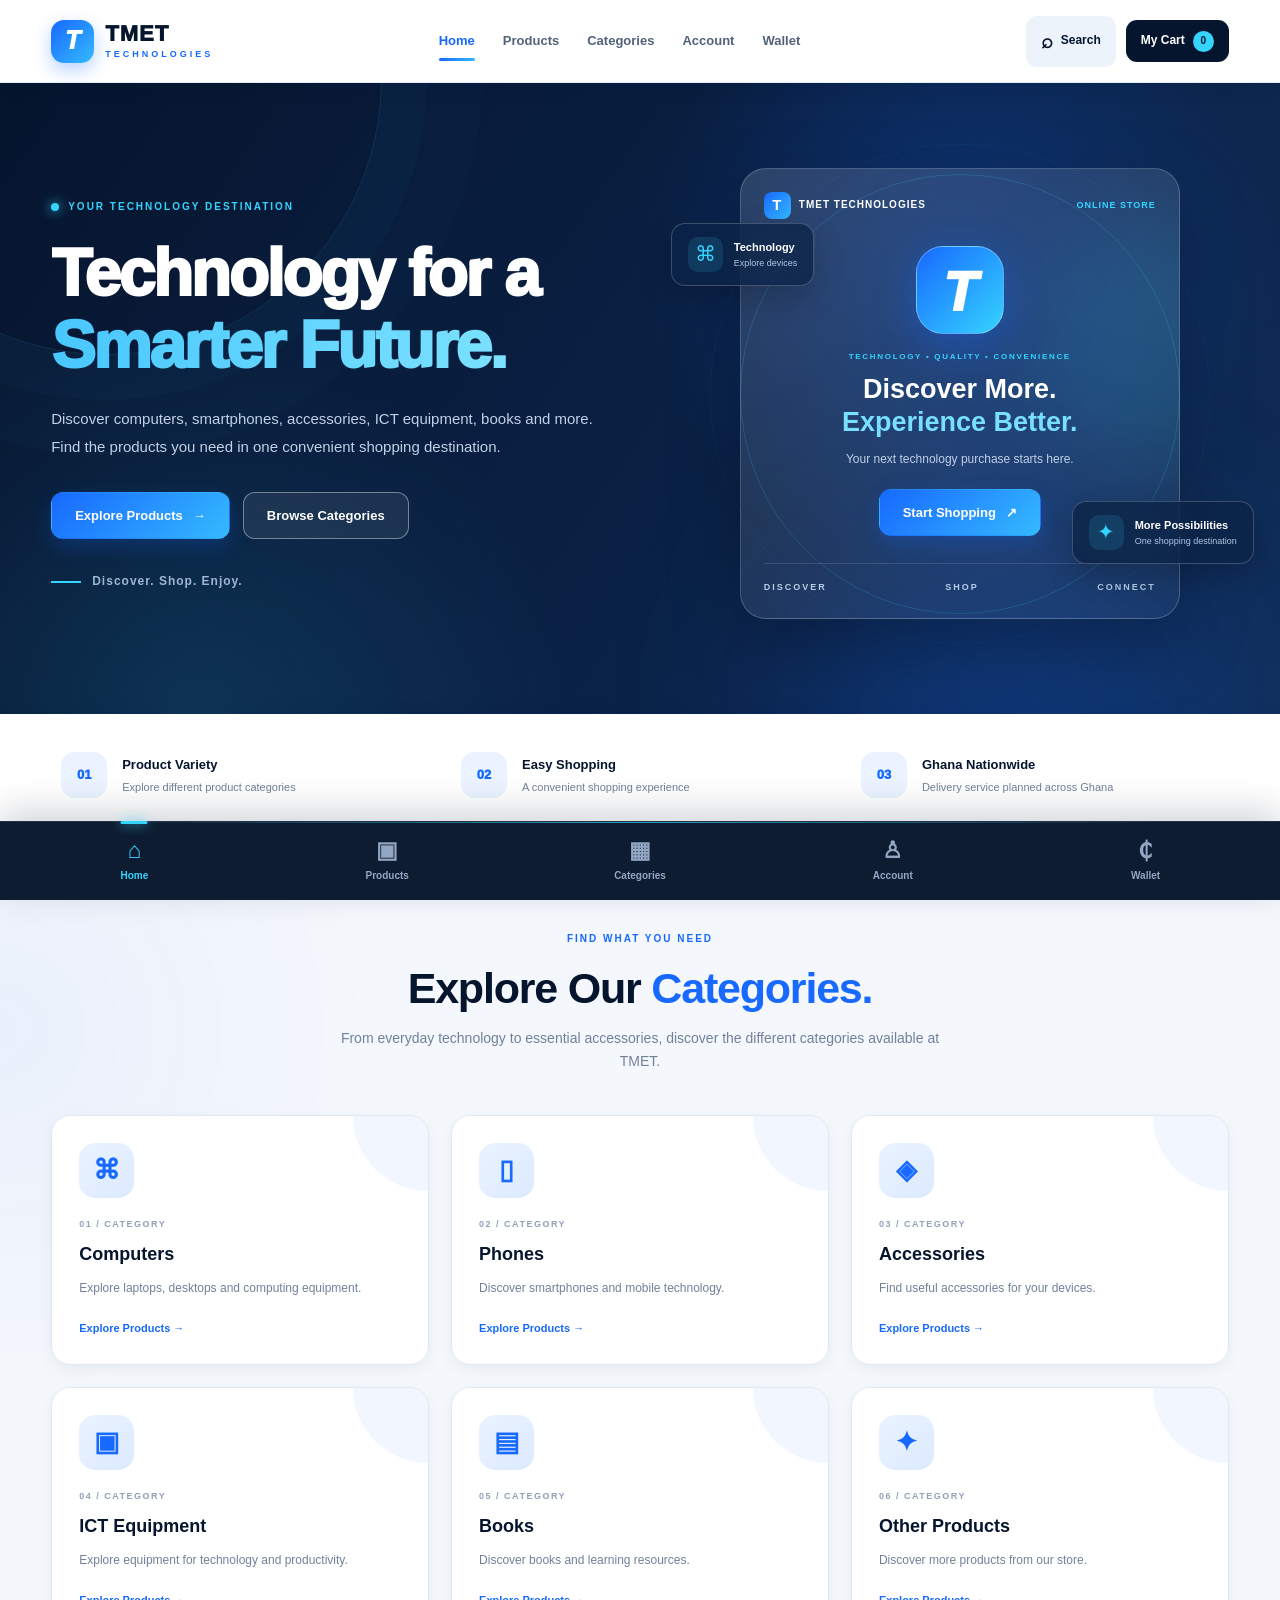
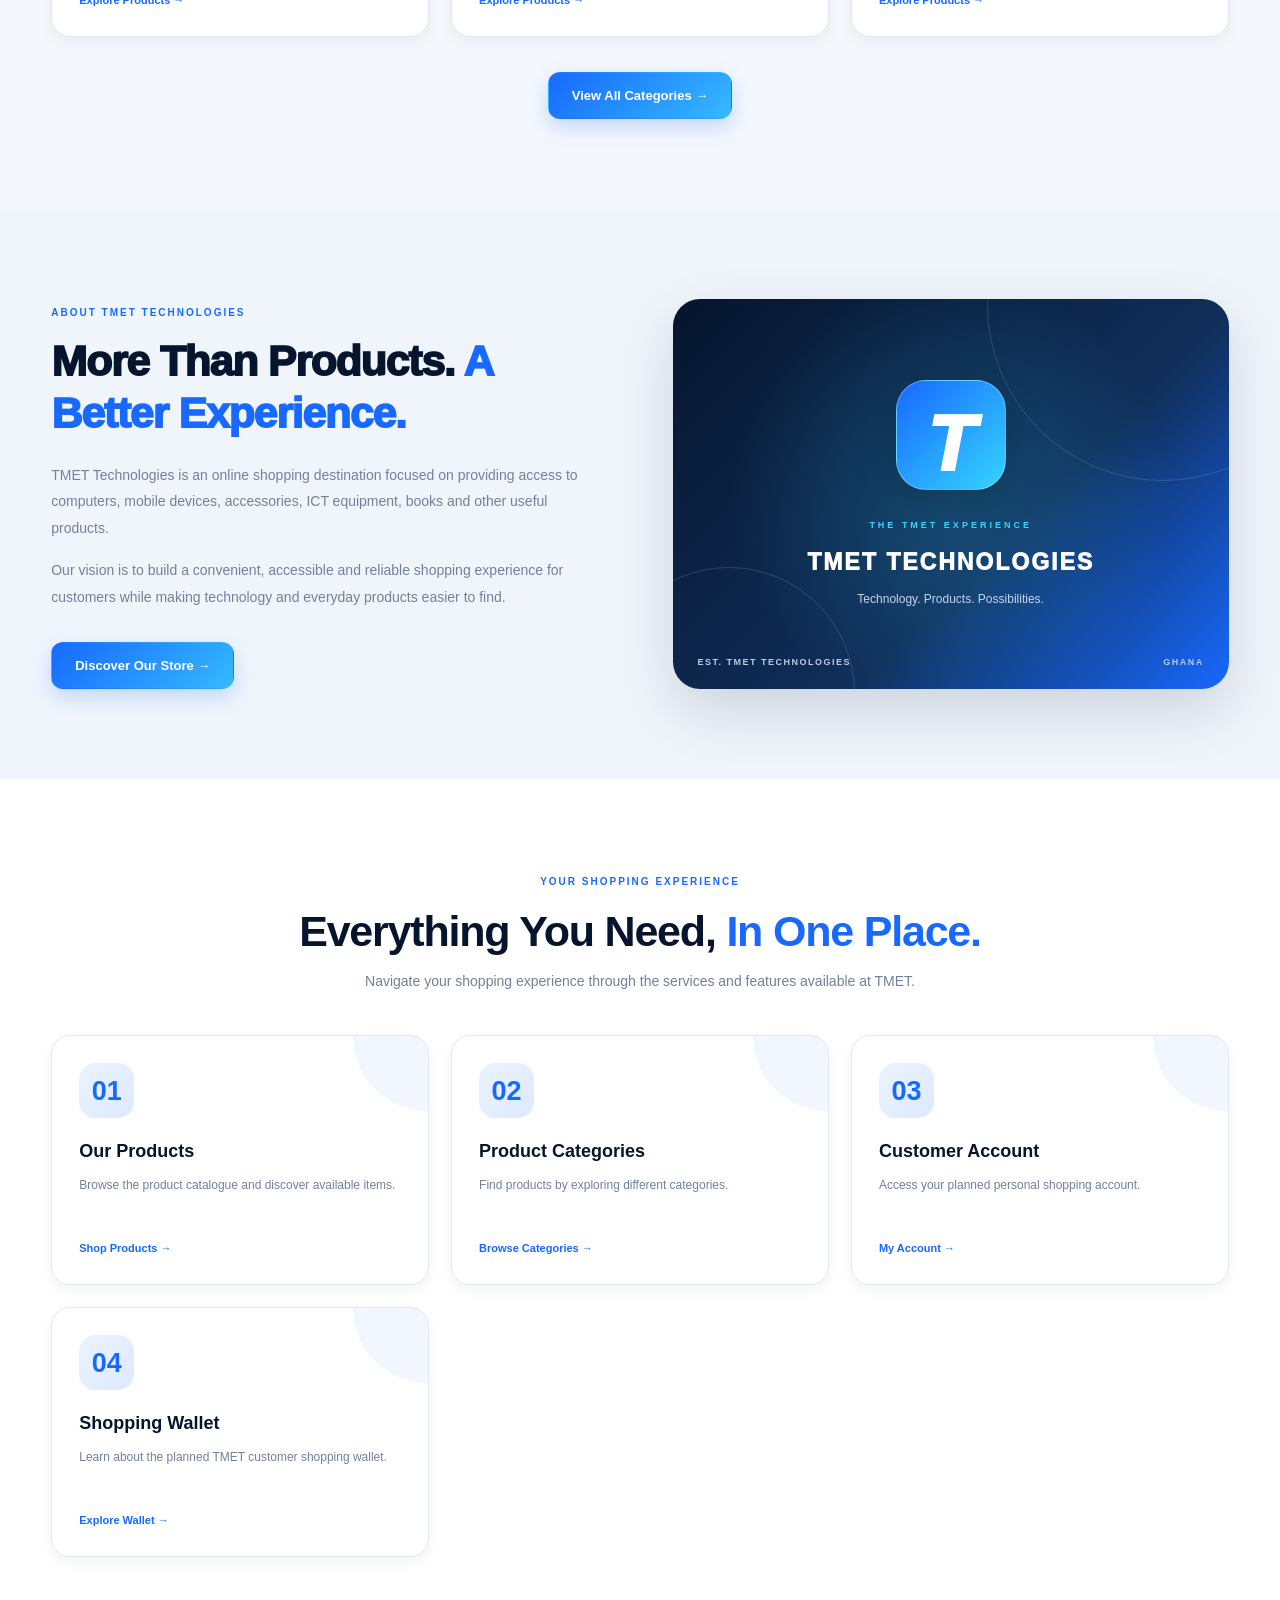
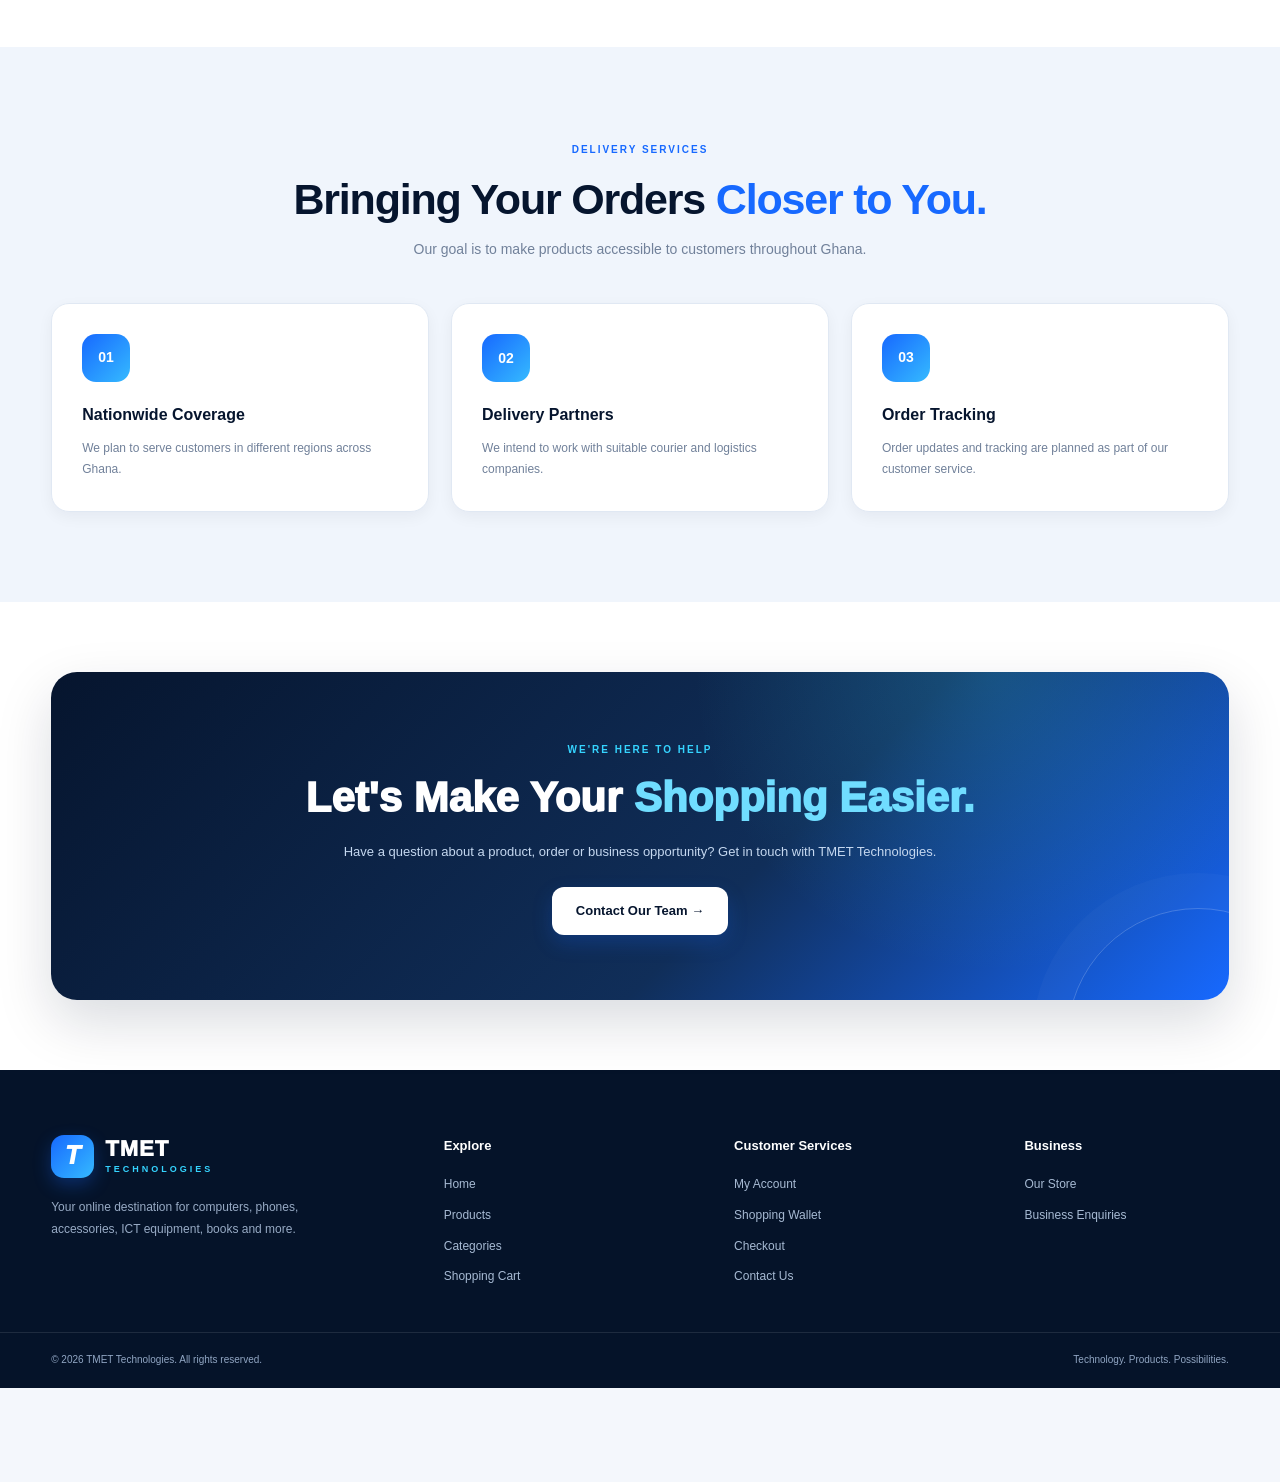
<file: index.html>
<!DOCTYPE html>
<html lang="en">

<head>
    <meta charset="UTF-8">
    <meta name="viewport" content="width=device-width, initial-scale=1.0">

    <title>TMET Technologies | Technology & Electronics Store</title>

    <meta name="description" content="Explore computers, smartphones, accessories, ICT equipment, books and more at TMET Technologies.">
    <meta name="keywords" content="TMET Technologies, online store Ghana, computers, phones, electronics">
    <meta name="author" content="TMET Technologies">
    <meta name="robots" content="index, follow">
    <meta name="theme-color" content="#071B3A">

    <meta property="og:type" content="website">
    <meta property="og:title" content="TMET Technologies">
    <meta property="og:description" content="Technology for a smarter future. Discover products at TMET Technologies.">
    <meta property="og:url" content="https://nartkayphilus.github.io/tmet-technologies/">

    <link rel="canonical" href="https://nartkayphilus.github.io/tmet-technologies/">
    <link rel="stylesheet" href="style.css">

    <script src="script.js" defer></script>
</head>

<body>

    <a href="#main-content" class="skip-link">
        Skip to main content
    </a>

    <!-- HEADER -->

    <header class="site-header">
        <div class="container header-container">

            <a href="index.html" class="brand" aria-label="TMET Technologies Home">
                <span class="brand-symbol">T</span>

                <span class="brand-name">
                    TMET
                    <small>TECHNOLOGIES</small>
                </span>
            </a>

            <button
                class="menu-toggle"
                id="menu-toggle"
                type="button"
                aria-label="Open navigation menu"
                aria-expanded="false"
                aria-controls="main-navigation">

                <span></span>
                <span></span>
                <span></span>
            </button>

            <nav class="main-navigation" id="main-navigation">
                <a href="index.html" class="active">Home</a>
                <a href="products.html">Products</a>
                <a href="categories.html">Categories</a>
                <a href="account.html">Account</a>
                <a href="wallet.html">Wallet</a>
            </nav>

            <div class="header-actions">

                <a href="products.html" class="header-search-button">
                    <span aria-hidden="true">⌕</span>
                    Search
                </a>

                <a href="cart.html" class="cart-button">
                    <span>My Cart</span>
                    <span class="cart-count" id="cart-count">0</span>
                </a>

            </div>

        </div>
    </header>


    <!-- MAIN CONTENT -->

    <main id="main-content">


        <!-- HERO SECTION -->

        <section class="hero-section">
            <div class="hero-background-glow"></div>

            <div class="container hero-container">

                <div class="hero-content">

                    <span class="eyebrow">
                        <span class="status-dot"></span>
                        YOUR TECHNOLOGY DESTINATION
                    </span>

                    <h1>
                        Technology for a
                        <span>Smarter Future.</span>
                    </h1>

                    <p class="hero-description">
                        Discover computers, smartphones, accessories,
                        ICT equipment, books and more. Find the products
                        you need in one convenient shopping destination.
                    </p>

                    <div class="hero-buttons">

                        <a href="products.html" class="button button-primary">
                            Explore Products
                            <span aria-hidden="true">→</span>
                        </a>

                        <a href="categories.html" class="button button-outline">
                            Browse Categories
                        </a>

                    </div>

                    <div class="hero-note">
                        <span class="hero-note-line"></span>
                        Discover. Shop. Enjoy.
                    </div>

                </div>


                <!-- HERO VISUAL -->

                <div class="hero-visual">

                    <div class="hero-orbit hero-orbit-one"></div>
                    <div class="hero-orbit hero-orbit-two"></div>

                    <div class="visual-card">

                        <div class="visual-top">
                            <span class="visual-brand">
                                <span class="visual-brand-icon">T</span>
                                TMET TECHNOLOGIES
                            </span>

                            <span class="visual-indicator">
                                ONLINE STORE
                            </span>
                        </div>

                        <div class="hero-shopping-content">

                            <div class="hero-shopping-symbol">
                                <span>T</span>
                            </div>

                            <span class="visual-caption">
                                TECHNOLOGY • QUALITY • CONVENIENCE
                            </span>

                            <h2>
                                Discover More.
                                <span>Experience Better.</span>
                            </h2>

                            <p>
                                Your next technology purchase
                                starts here.
                            </p>

                            <a href="products.html" class="button button-primary">
                                Start Shopping
                                <span aria-hidden="true">↗</span>
                            </a>

                        </div>

                        <div class="visual-bottom">
                            <span>DISCOVER</span>
                            <span>SHOP</span>
                            <span>CONNECT</span>
                        </div>

                    </div>


                    <div class="floating-tech-card floating-card-one">
                        <span class="floating-card-icon">⌘</span>
                        <span>
                            <strong>Technology</strong>
                            <small>Explore devices</small>
                        </span>
                    </div>

                    <div class="floating-tech-card floating-card-two">
                        <span class="floating-card-icon">✦</span>
                        <span>
                            <strong>More Possibilities</strong>
                            <small>One shopping destination</small>
                        </span>
                    </div>

                </div>

            </div>
        </section>


        <!-- STORE HIGHLIGHTS -->

        <section class="store-highlights">
            <div class="container highlights-grid">

                <article class="highlight-item">
                    <span class="highlight-icon">01</span>
                    <div>
                        <h3>Product Variety</h3>
                        <p>Explore different product categories</p>
                    </div>
                </article>

                <article class="highlight-item">
                    <span class="highlight-icon">02</span>
                    <div>
                        <h3>Easy Shopping</h3>
                        <p>A convenient shopping experience</p>
                    </div>
                </article>

                <article class="highlight-item">
                    <span class="highlight-icon">03</span>
                    <div>
                        <h3>Ghana Nationwide</h3>
                        <p>Delivery service planned across Ghana</p>
                    </div>
                </article>

            </div>
        </section>


        <!-- SHOP BY CATEGORY -->

        <section class="categories-section section-padding">

            <div class="container">

                <div class="section-heading">

                    <span class="eyebrow">
                        FIND WHAT YOU NEED
                    </span>

                    <h2>
                        Explore Our
                        <span>Categories.</span>
                    </h2>

                    <p>
                        From everyday technology to essential accessories,
                        discover the different categories available at TMET.
                    </p>

                </div>


                <div class="category-grid">

                    <a href="products.html?category=computers" class="category-card">
                        <span class="category-icon">⌘</span>
                        <span class="category-number">01 / CATEGORY</span>
                        <h3>Computers</h3>
                        <p>
                            Explore laptops, desktops and computing equipment.
                        </p>
                        <span class="category-link">Explore Products →</span>
                    </a>


                    <a href="products.html?category=phones" class="category-card">
                        <span class="category-icon">▯</span>
                        <span class="category-number">02 / CATEGORY</span>
                        <h3>Phones</h3>
                        <p>
                            Discover smartphones and mobile technology.
                        </p>
                        <span class="category-link">Explore Products →</span>
                    </a>


                    <a href="products.html?category=accessories" class="category-card">
                        <span class="category-icon">◈</span>
                        <span class="category-number">03 / CATEGORY</span>
                        <h3>Accessories</h3>
                        <p>
                            Find useful accessories for your devices.
                        </p>
                        <span class="category-link">Explore Products →</span>
                    </a>


                    <a href="products.html?category=ict-equipment" class="category-card">
                        <span class="category-icon">▣</span>
                        <span class="category-number">04 / CATEGORY</span>
                        <h3>ICT Equipment</h3>
                        <p>
                            Explore equipment for technology and productivity.
                        </p>
                        <span class="category-link">Explore Products →</span>
                    </a>


                    <a href="products.html?category=books" class="category-card">
                        <span class="category-icon">▤</span>
                        <span class="category-number">05 / CATEGORY</span>
                        <h3>Books</h3>
                        <p>
                            Discover books and learning resources.
                        </p>
                        <span class="category-link">Explore Products →</span>
                    </a>


                    <a href="products.html?category=other" class="category-card">
                        <span class="category-icon">✦</span>
                        <span class="category-number">06 / CATEGORY</span>
                        <h3>Other Products</h3>
                        <p>
                            Discover more products from our store.
                        </p>
                        <span class="category-link">Explore Products →</span>
                    </a>

                </div>

                <div class="section-action">
                    <a href="categories.html" class="button button-primary">
                        View All Categories →
                    </a>
                </div>

            </div>
        </section>


        <!-- ABOUT TMET -->

        <section class="about-section section-padding">

            <div class="container about-grid">

                <div class="about-content">

                    <span class="eyebrow">
                        ABOUT TMET TECHNOLOGIES
                    </span>

                    <h2>
                        More Than Products.
                        <span>A Better Experience.</span>
                    </h2>

                    <p>
                        TMET Technologies is an online shopping destination
                        focused on providing access to computers, mobile
                        devices, accessories, ICT equipment, books and other
                        useful products.
                    </p>

                    <p>
                        Our vision is to build a convenient, accessible and
                        reliable shopping experience for customers while
                        making technology and everyday products easier to find.
                    </p>

                    <a href="products.html" class="button button-primary">
                        Discover Our Store →
                    </a>

                </div>


                <div class="about-panel">

                    <div class="about-panel-decoration"></div>

                    <div class="about-panel-content">

                        <span class="large-symbol">T</span>

                        <span class="about-panel-label">
                            THE TMET EXPERIENCE
                        </span>

                        <h3>TMET TECHNOLOGIES</h3>

                        <p>
                            Technology. Products. Possibilities.
                        </p>

                    </div>

                    <div class="about-panel-footer">
                        <span>EST. TMET TECHNOLOGIES</span>
                        <span>GHANA</span>
                    </div>

                </div>

            </div>

        </section>


        <!-- SHOPPING DESTINATIONS -->

        <section class="shopping-section section-padding">

            <div class="container">

                <div class="section-heading">

                    <span class="eyebrow">
                        YOUR SHOPPING EXPERIENCE
                    </span>

                    <h2>
                        Everything You Need,
                        <span>In One Place.</span>
                    </h2>

                    <p>
                        Navigate your shopping experience through
                        the services and features available at TMET.
                    </p>

                </div>


                <div class="category-grid">

                    <a href="products.html" class="category-card">
                        <span class="category-icon">01</span>
                        <h3>Our Products</h3>
                        <p>
                            Browse the product catalogue and
                            discover available items.
                        </p>
                        <span class="category-link">Shop Products →</span>
                    </a>


                    <a href="categories.html" class="category-card">
                        <span class="category-icon">02</span>
                        <h3>Product Categories</h3>
                        <p>
                            Find products by exploring
                            different categories.
                        </p>
                        <span class="category-link">Browse Categories →</span>
                    </a>


                    <a href="account.html" class="category-card">
                        <span class="category-icon">03</span>
                        <h3>Customer Account</h3>
                        <p>
                            Access your planned personal
                            shopping account.
                        </p>
                        <span class="category-link">My Account →</span>
                    </a>


                    <a href="wallet.html" class="category-card">
                        <span class="category-icon">04</span>
                        <h3>Shopping Wallet</h3>
                        <p>
                            Learn about the planned TMET
                            customer shopping wallet.
                        </p>
                        <span class="category-link">Explore Wallet →</span>
                    </a>

                </div>

            </div>
        </section>


        <!-- DELIVERY SERVICES -->

        <section class="mission-section section-padding">

            <div class="container">

                <div class="section-heading">

                    <span class="eyebrow">
                        DELIVERY SERVICES
                    </span>

                    <h2>
                        Bringing Your Orders
                        <span>Closer to You.</span>
                    </h2>

                    <p>
                        Our goal is to make products accessible
                        to customers throughout Ghana.
                    </p>

                </div>


                <div class="three-column-grid">

                    <article class="info-card">
                        <div class="card-icon">01</div>
                        <h3>Nationwide Coverage</h3>
                        <p>
                            We plan to serve customers in
                            different regions across Ghana.
                        </p>
                    </article>


                    <article class="info-card">
                        <div class="card-icon">02</div>
                        <h3>Delivery Partners</h3>
                        <p>
                            We intend to work with suitable
                            courier and logistics companies.
                        </p>
                    </article>


                    <article class="info-card">
                        <div class="card-icon">03</div>
                        <h3>Order Tracking</h3>
                        <p>
                            Order updates and tracking are
                            planned as part of our customer service.
                        </p>
                    </article>

                </div>

            </div>
        </section>


        <!-- CUSTOMER SUPPORT -->

        <section class="contact-section section-padding">

            <div class="container">

                <div class="delivery-notice">

                    <span class="eyebrow">
                        WE'RE HERE TO HELP
                    </span>

                    <h2>
                        Let's Make Your
                        <span>Shopping Easier.</span>
                    </h2>

                    <p>
                        Have a question about a product, order
                        or business opportunity? Get in touch
                        with TMET Technologies.
                    </p>

                    <a href="contact.html" class="button button-primary">
                        Contact Our Team →
                    </a>

                </div>

            </div>
        </section>


    </main>


    <!-- FIXED BOTTOM NAVIGATION -->
    <!-- IMPORTANT: Keep this navigation on every website page. -->

    <nav class="bottom-navigation" aria-label="Main navigation">

        <a
            href="index.html"
            class="bottom-nav-item active"
            aria-current="page">

            <span class="bottom-nav-icon" aria-hidden="true">⌂</span>
            <span>Home</span>

        </a>


        <a
            href="products.html"
            class="bottom-nav-item">

            <span class="bottom-nav-icon" aria-hidden="true">▣</span>
            <span>Products</span>

        </a>


        <a
            href="categories.html"
            class="bottom-nav-item">

            <span class="bottom-nav-icon" aria-hidden="true">▦</span>
            <span>Categories</span>

        </a>


        <a
            href="account.html"
            class="bottom-nav-item">

            <span class="bottom-nav-icon" aria-hidden="true">♙</span>
            <span>Account</span>

        </a>


        <a
            href="wallet.html"
            class="bottom-nav-item">

            <span class="bottom-nav-icon" aria-hidden="true">₵</span>
            <span>Wallet</span>

        </a>

    </nav>


    <!-- FOOTER -->

    <footer class="site-footer">

        <div class="container footer-container">


            <div class="footer-brand">

                <a href="index.html" class="brand">
                    <span class="brand-symbol">T</span>

                    <span class="brand-name">
                        TMET
                        <small>TECHNOLOGIES</small>
                    </span>
                </a>

                <p>
                    Your online destination for computers,
                    phones, accessories, ICT equipment,
                    books and more.
                </p>

            </div>


            <div class="footer-links">

                <h3>Explore</h3>

                <a href="index.html">Home</a>
                <a href="products.html">Products</a>
                <a href="categories.html">Categories</a>
                <a href="cart.html">Shopping Cart</a>

            </div>


            <div class="footer-links">

                <h3>Customer Services</h3>

                <a href="account.html">My Account</a>
                <a href="wallet.html">Shopping Wallet</a>
                <a href="checkout.html">Checkout</a>
                <a href="contact.html">Contact Us</a>

            </div>


            <div class="footer-links">

                <h3>Business</h3>

                <a href="products.html">Our Store</a>
                <a href="contact.html">Business Enquiries</a>

            </div>

        </div>


        <div class="footer-bottom">

            <div class="container">

                <p>
                    © <span id="current-year">2026</span>
                    TMET Technologies. All rights reserved.
                </p>

                <p>
                    Technology. Products. Possibilities.
                </p>

            </div>

        </div>

    </footer>

</body>
</html>
</file>
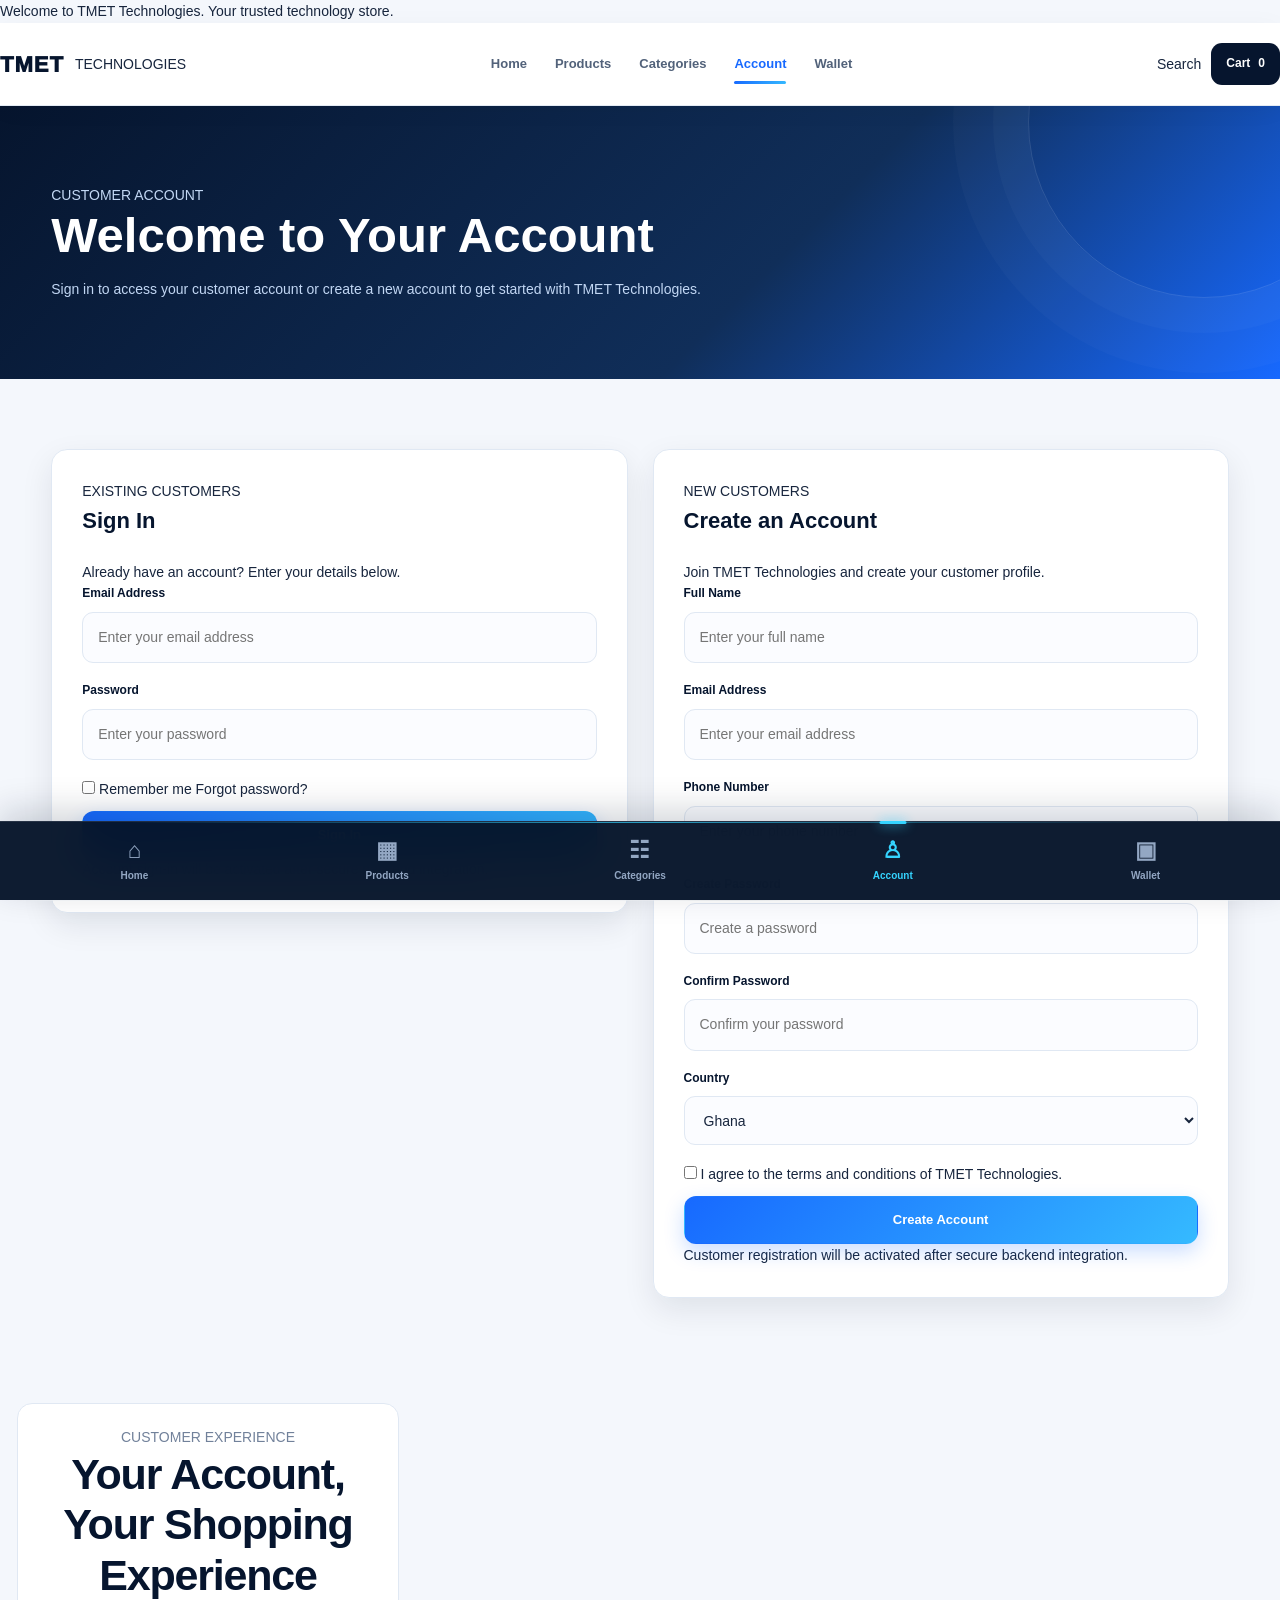
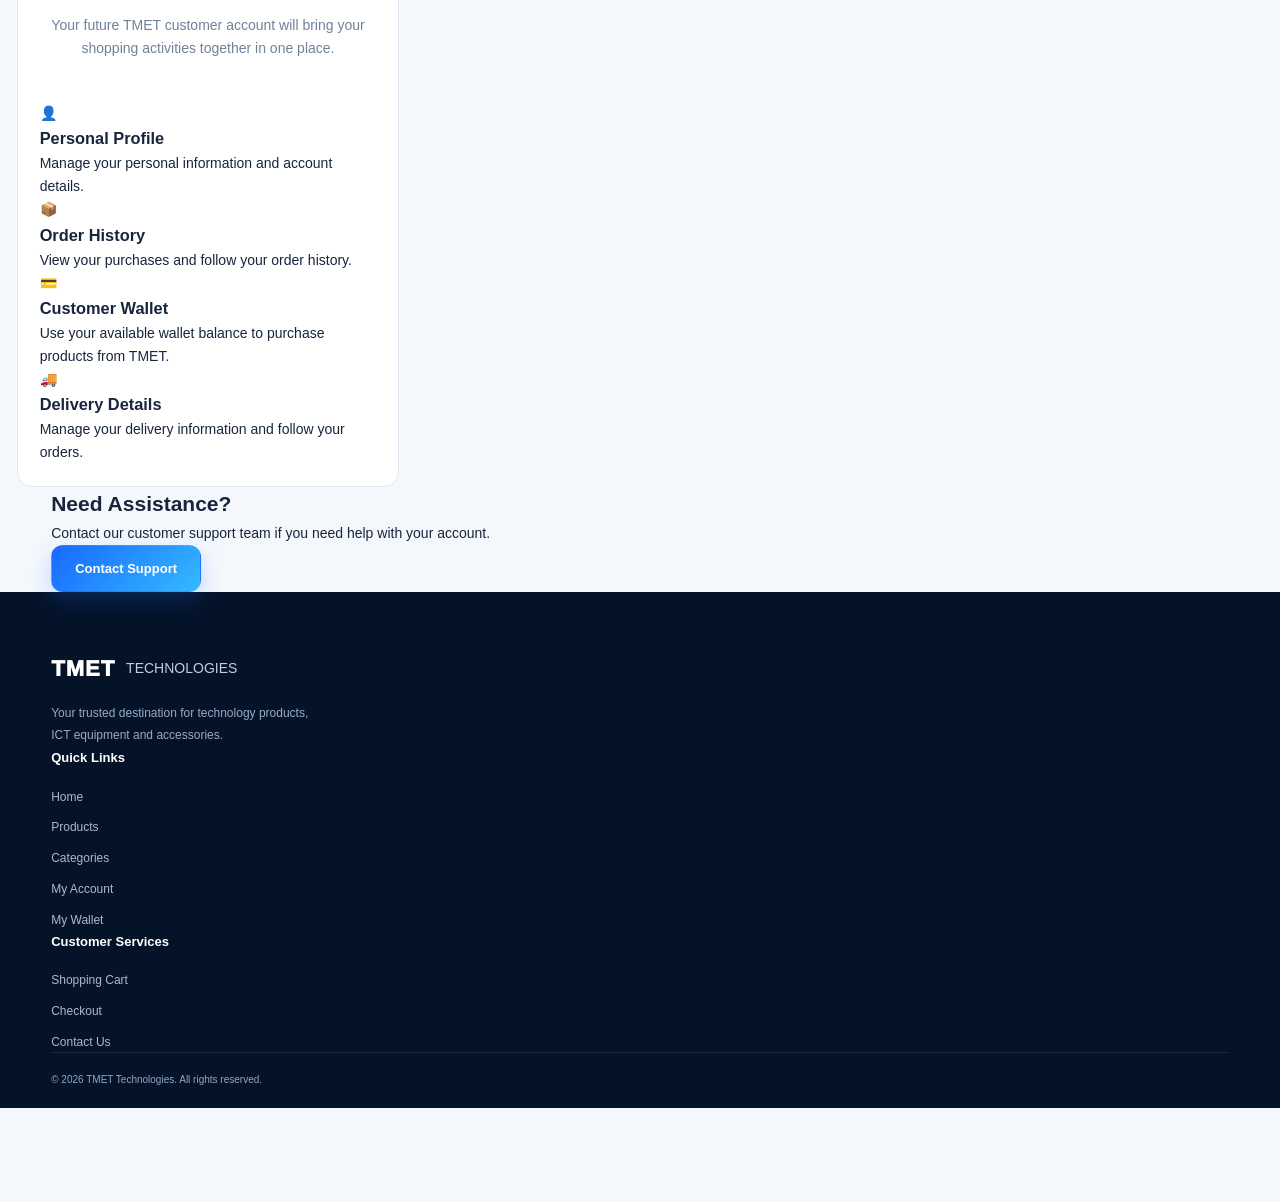
<file: account.html>
<!DOCTYPE html>
<html lang="en">

<head>
    <meta charset="UTF-8">
    <meta name="viewport" content="width=device-width, initial-scale=1.0">

    <title>My Account | TMET Technologies</title>

    <meta name="description" content="Access your TMET Technologies customer account, manage your profile and view your shopping activities.">

    <meta name="theme-color" content="#071a35">

    <link rel="stylesheet" href="style.css">
    <script src="script.js" defer></script>
</head>

<body>

    <!-- ANNOUNCEMENT BAR -->
    <div class="announcement-bar">
        <p>Welcome to TMET Technologies. Your trusted technology store.</p>
    </div>


    <!-- HEADER -->
    <header class="site-header">

        <div class="header-container">

            <a href="index.html" class="brand">
                <span class="brand-name">TMET</span>
                <span class="brand-tagline">TECHNOLOGIES</span>
            </a>

            <button
                class="menu-toggle"
                id="menu-toggle"
                aria-label="Open navigation menu"
                aria-expanded="false"
            >
                <span></span>
                <span></span>
                <span></span>
            </button>

            <nav class="main-navigation" id="main-navigation">

                <a href="index.html">Home</a>
                <a href="products.html">Products</a>
                <a href="categories.html">Categories</a>

                <a href="account.html" class="active" aria-current="page">
                    Account
                </a>

                <a href="wallet.html">Wallet</a>

            </nav>

            <div class="header-actions">

                <a href="products.html" class="search-focus-button">
                    Search
                </a>

                <a href="cart.html" class="cart-button">
                    Cart
                    <span id="cart-count">0</span>
                </a>

            </div>

        </div>

    </header>


    <!-- MAIN CONTENT -->
    <main>

        <!-- ACCOUNT INTRODUCTION -->
        <section class="page-hero">

            <div class="container">

                <p class="section-label">CUSTOMER ACCOUNT</p>

                <h1>Welcome to Your Account</h1>

                <p>
                    Sign in to access your customer account or create
                    a new account to get started with TMET Technologies.
                </p>

            </div>

        </section>


        <!-- ACCOUNT SECTION -->
        <section class="account-section">

            <div class="container">

                <div class="account-layout">


                    <!-- SIGN IN -->
                    <div class="account-card">

                        <div class="account-card-heading">

                            <p class="section-label">EXISTING CUSTOMERS</p>

                            <h2>Sign In</h2>

                            <p>
                                Already have an account?
                                Enter your details below.
                            </p>

                        </div>


                        <form id="login-form">

                            <div class="form-group">

                                <label for="login-email">
                                    Email Address
                                </label>

                                <input
                                    type="email"
                                    id="login-email"
                                    name="email"
                                    placeholder="Enter your email address"
                                    autocomplete="email"
                                    required
                                >

                            </div>


                            <div class="form-group">

                                <label for="login-password">
                                    Password
                                </label>

                                <input
                                    type="password"
                                    id="login-password"
                                    name="password"
                                    placeholder="Enter your password"
                                    autocomplete="current-password"
                                    required
                                >

                            </div>


                            <div class="account-form-options">

                                <label class="remember-option">

                                    <input
                                        type="checkbox"
                                        name="remember"
                                    >

                                    Remember me

                                </label>

                                <a href="#forgot-password">
                                    Forgot password?
                                </a>

                            </div>


                            <button
                                type="submit"
                                class="primary-button"
                            >
                                Sign In
                            </button>

                            <p class="account-form-note">
                                Account sign-in will be activated
                                after secure backend integration.
                            </p>

                        </form>

                    </div>


                    <!-- REGISTRATION -->
                    <div class="account-card">

                        <div class="account-card-heading">

                            <p class="section-label">NEW CUSTOMERS</p>

                            <h2>Create an Account</h2>

                            <p>
                                Join TMET Technologies and create
                                your customer profile.
                            </p>

                        </div>


                        <form id="register-form">

                            <div class="form-group">

                                <label for="register-name">
                                    Full Name
                                </label>

                                <input
                                    type="text"
                                    id="register-name"
                                    name="full-name"
                                    placeholder="Enter your full name"
                                    autocomplete="name"
                                    required
                                >

                            </div>


                            <div class="form-group">

                                <label for="register-email">
                                    Email Address
                                </label>

                                <input
                                    type="email"
                                    id="register-email"
                                    name="email"
                                    placeholder="Enter your email address"
                                    autocomplete="email"
                                    required
                                >

                            </div>


                            <div class="form-group">

                                <label for="register-phone">
                                    Phone Number
                                </label>

                                <input
                                    type="tel"
                                    id="register-phone"
                                    name="phone"
                                    placeholder="Enter your phone number"
                                    autocomplete="tel"
                                    required
                                >

                            </div>


                            <div class="form-group">

                                <label for="register-password">
                                    Create Password
                                </label>

                                <input
                                    type="password"
                                    id="register-password"
                                    name="password"
                                    placeholder="Create a password"
                                    autocomplete="new-password"
                                    minlength="8"
                                    required
                                >

                            </div>


                            <div class="form-group">

                                <label for="confirm-password">
                                    Confirm Password
                                </label>

                                <input
                                    type="password"
                                    id="confirm-password"
                                    name="confirm-password"
                                    placeholder="Confirm your password"
                                    autocomplete="new-password"
                                    minlength="8"
                                    required
                                >

                            </div>


                            <div class="form-group">

                                <label for="register-country">
                                    Country
                                </label>

                                <select
                                    id="register-country"
                                    name="country"
                                    required
                                >

                                    <option value="GH" selected>
                                        Ghana
                                    </option>

                                </select>

                            </div>


                            <label class="terms-option">

                                <input
                                    type="checkbox"
                                    name="terms"
                                    required
                                >

                                I agree to the terms and conditions
                                of TMET Technologies.

                            </label>


                            <button
                                type="submit"
                                class="primary-button"
                            >
                                Create Account
                            </button>

                            <p class="account-form-note">
                                Customer registration will be activated
                                after secure backend integration.
                            </p>

                        </form>

                    </div>

                </div>

            </div>

        </section>


        <!-- CUSTOMER ACCOUNT FEATURES -->
        <section class="account-benefits">

            <div class="container">

                <div class="section-heading">

                    <p class="section-label">CUSTOMER EXPERIENCE</p>

                    <h2>Your Account, Your Shopping Experience</h2>

                    <p>
                        Your future TMET customer account will bring
                        your shopping activities together in one place.
                    </p>

                </div>


                <div class="account-benefits-grid">

                    <div class="account-benefit-card">

                        <div class="account-benefit-icon">👤</div>

                        <h3>Personal Profile</h3>

                        <p>
                            Manage your personal information
                            and account details.
                        </p>

                    </div>


                    <div class="account-benefit-card">

                        <div class="account-benefit-icon">📦</div>

                        <h3>Order History</h3>

                        <p>
                            View your purchases and follow
                            your order history.
                        </p>

                    </div>


                    <div class="account-benefit-card">

                        <div class="account-benefit-icon">💳</div>

                        <h3>Customer Wallet</h3>

                        <p>
                            Use your available wallet balance
                            to purchase products from TMET.
                        </p>

                    </div>


                    <div class="account-benefit-card">

                        <div class="account-benefit-icon">🚚</div>

                        <h3>Delivery Details</h3>

                        <p>
                            Manage your delivery information
                            and follow your orders.
                        </p>

                    </div>

                </div>

            </div>

        </section>


        <!-- CUSTOMER SUPPORT -->
        <section class="shopping-support">

            <div class="container">

                <div class="support-content">

                    <h2>Need Assistance?</h2>

                    <p>
                        Contact our customer support team
                        if you need help with your account.
                    </p>

                    <a href="contact.html" class="primary-button">
                        Contact Support
                    </a>

                </div>

            </div>

        </section>

    </main>


    <!-- FOOTER -->
    <footer class="site-footer">

        <div class="container">

            <div class="footer-content">

                <div class="footer-brand">

                    <a href="index.html" class="brand">
                        <span class="brand-name">TMET</span>
                        <span class="brand-tagline">TECHNOLOGIES</span>
                    </a>

                    <p>
                        Your trusted destination for technology products,
                        ICT equipment and accessories.
                    </p>

                </div>


                <div class="footer-links">

                    <h3>Quick Links</h3>

                    <a href="index.html">Home</a>
                    <a href="products.html">Products</a>
                    <a href="categories.html">Categories</a>
                    <a href="account.html">My Account</a>
                    <a href="wallet.html">My Wallet</a>

                </div>


                <div class="footer-links">

                    <h3>Customer Services</h3>

                    <a href="cart.html">Shopping Cart</a>
                    <a href="checkout.html">Checkout</a>
                    <a href="contact.html">Contact Us</a>

                </div>

            </div>


            <div class="footer-bottom">

                <p>
                    &copy; <span id="current-year"></span>
                    TMET Technologies. All rights reserved.
                </p>

            </div>

        </div>

    </footer>


    <!-- FIXED BOTTOM NAVIGATION -->
    <nav class="bottom-navigation" aria-label="Main navigation">

        <a href="index.html" class="bottom-nav-item">
            <span class="bottom-nav-icon">⌂</span>
            <span>Home</span>
        </a>

        <a href="products.html" class="bottom-nav-item">
            <span class="bottom-nav-icon">▦</span>
            <span>Products</span>
        </a>

        <a href="categories.html" class="bottom-nav-item">
            <span class="bottom-nav-icon">☷</span>
            <span>Categories</span>
        </a>

        <a
            href="account.html"
            class="bottom-nav-item active"
            aria-current="page"
        >
            <span class="bottom-nav-icon">♙</span>
            <span>Account</span>
        </a>

        <a href="wallet.html" class="bottom-nav-item">
            <span class="bottom-nav-icon">▣</span>
            <span>Wallet</span>
        </a>

    </nav>

</body>
</html>
</file>
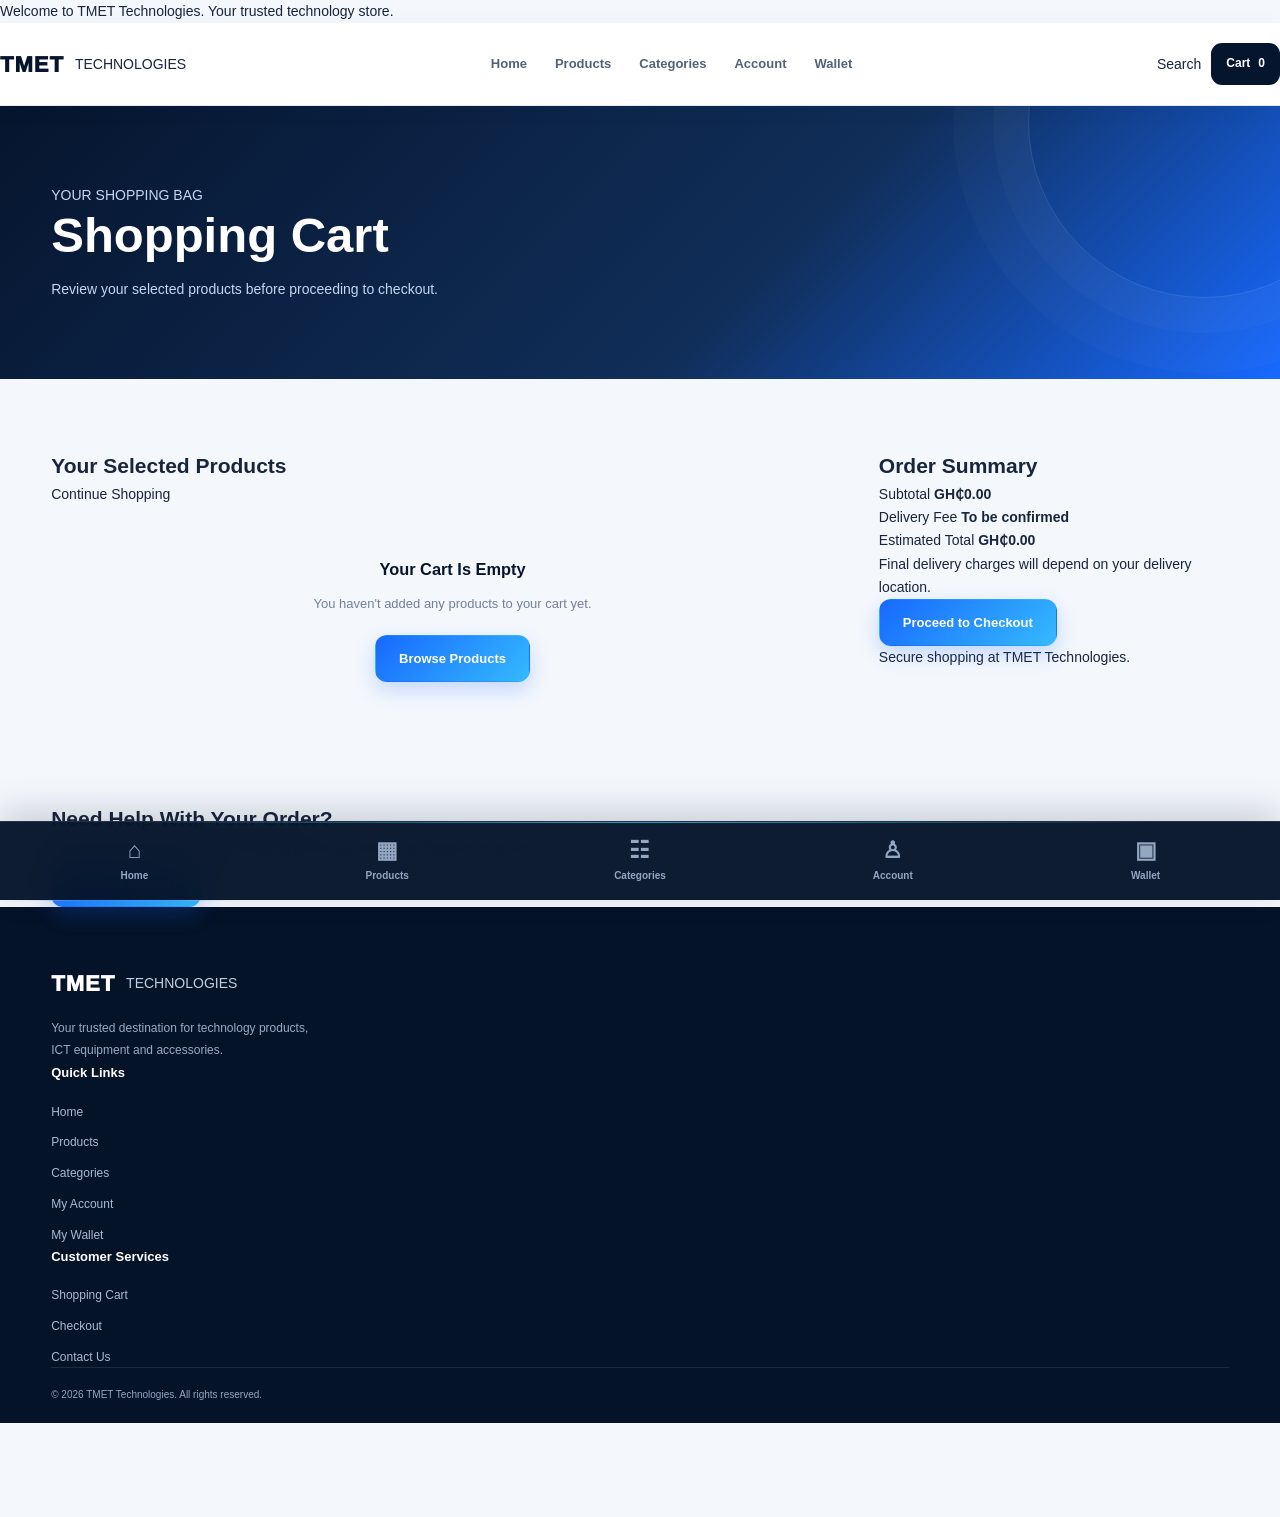
<file: cart.html>
<!DOCTYPE html>
<html lang="en">

<head>
    <meta charset="UTF-8">
    <meta name="viewport" content="width=device-width, initial-scale=1.0">

    <title>Shopping Cart | TMET Technologies</title>

    <meta name="description" content="Review your selected products and prepare your order at TMET Technologies.">

    <meta name="theme-color" content="#071a35">

    <link rel="stylesheet" href="style.css">
    <script src="script.js" defer></script>
</head>

<body>

    <!-- ANNOUNCEMENT BAR -->
    <div class="announcement-bar">
        <p>Welcome to TMET Technologies. Your trusted technology store.</p>
    </div>


    <!-- HEADER -->
    <header class="site-header">

        <div class="header-container">

            <a href="index.html" class="brand">
                <span class="brand-name">TMET</span>
                <span class="brand-tagline">TECHNOLOGIES</span>
            </a>

            <button
                class="menu-toggle"
                id="menu-toggle"
                aria-label="Open navigation menu"
                aria-expanded="false"
            >
                <span></span>
                <span></span>
                <span></span>
            </button>

            <nav class="main-navigation" id="main-navigation">

                <a href="index.html">Home</a>
                <a href="products.html">Products</a>
                <a href="categories.html">Categories</a>
                <a href="account.html">Account</a>
                <a href="wallet.html">Wallet</a>

            </nav>

            <div class="header-actions">

                <a href="products.html" class="search-focus-button">
                    Search
                </a>

                <a href="cart.html" class="cart-button" aria-current="page">
                    Cart
                    <span id="cart-count">0</span>
                </a>

            </div>

        </div>

    </header>


    <!-- MAIN CONTENT -->
    <main>

        <!-- PAGE INTRODUCTION -->
        <section class="page-hero">

            <div class="container">

                <p class="section-label">YOUR SHOPPING BAG</p>

                <h1>Shopping Cart</h1>

                <p>
                    Review your selected products before proceeding
                    to checkout.
                </p>

            </div>

        </section>


        <!-- CART SECTION -->
        <section class="cart-page-section">

            <div class="container">

                <div class="cart-page-layout">


                    <!-- CART ITEMS -->
                    <div class="cart-items-container">

                        <div class="cart-section-heading">

                            <h2>Your Selected Products</h2>

                            <a href="products.html">
                                Continue Shopping
                            </a>

                        </div>


                        <div id="cart-page-items">

                            <!-- Cart products will be displayed here -->

                            <div class="cart-empty-state">

                                <div class="cart-empty-icon">🛒</div>

                                <h3>Your Cart Is Empty</h3>

                                <p>
                                    You haven't added any products
                                    to your shopping cart yet.
                                </p>

                                <a
                                    href="products.html"
                                    class="primary-button"
                                >
                                    Explore Products
                                </a>

                            </div>

                        </div>

                    </div>


                    <!-- ORDER SUMMARY -->
                    <aside class="cart-summary-card">

                        <h2>Order Summary</h2>


                        <div class="cart-summary-row">

                            <span>Subtotal</span>

                            <strong id="cart-page-subtotal">
                                GHS 0.00
                            </strong>

                        </div>


                        <div class="cart-summary-row">

                            <span>Delivery Fee</span>

                            <strong id="cart-page-delivery">
                                Calculated at checkout
                            </strong>

                        </div>


                        <div class="cart-summary-divider"></div>


                        <div class="cart-summary-total">

                            <span>Estimated Total</span>

                            <strong id="cart-page-total">
                                GHS 0.00
                            </strong>

                        </div>


                        <p class="cart-summary-note">
                            Final delivery charges will depend
                            on your delivery location.
                        </p>


                        <a
                            href="checkout.html"
                            class="primary-button checkout-button"
                            id="cart-checkout-button"
                        >
                            Proceed to Checkout
                        </a>


                        <div class="cart-payment-info">

                            <p>Secure shopping at TMET Technologies.</p>

                        </div>

                    </aside>

                </div>

            </div>

        </section>


        <!-- SHOPPING SUPPORT -->
        <section class="shopping-support">

            <div class="container">

                <div class="support-content">

                    <h2>Need Help With Your Order?</h2>

                    <p>
                        Our customer support team is ready to
                        assist you with your shopping experience.
                    </p>

                    <a href="contact.html" class="primary-button">
                        Contact Support
                    </a>

                </div>

            </div>

        </section>

    </main>


    <!-- FOOTER -->
    <footer class="site-footer">

        <div class="container">

            <div class="footer-content">

                <div class="footer-brand">

                    <a href="index.html" class="brand">
                        <span class="brand-name">TMET</span>
                        <span class="brand-tagline">TECHNOLOGIES</span>
                    </a>

                    <p>
                        Your trusted destination for technology products,
                        ICT equipment and accessories.
                    </p>

                </div>


                <div class="footer-links">

                    <h3>Quick Links</h3>

                    <a href="index.html">Home</a>
                    <a href="products.html">Products</a>
                    <a href="categories.html">Categories</a>
                    <a href="account.html">My Account</a>
                    <a href="wallet.html">My Wallet</a>

                </div>


                <div class="footer-links">

                    <h3>Customer Services</h3>

                    <a href="cart.html">Shopping Cart</a>
                    <a href="checkout.html">Checkout</a>
                    <a href="contact.html">Contact Us</a>

                </div>

            </div>


            <div class="footer-bottom">

                <p>
                    &copy; <span id="current-year"></span>
                    TMET Technologies. All rights reserved.
                </p>

            </div>

        </div>

    </footer>


    <!-- FIXED BOTTOM NAVIGATION -->
    <nav class="bottom-navigation" aria-label="Main navigation">

        <a href="index.html" class="bottom-nav-item">
            <span class="bottom-nav-icon">⌂</span>
            <span>Home</span>
        </a>

        <a href="products.html" class="bottom-nav-item">
            <span class="bottom-nav-icon">▦</span>
            <span>Products</span>
        </a>

        <a href="categories.html" class="bottom-nav-item">
            <span class="bottom-nav-icon">☷</span>
            <span>Categories</span>
        </a>

        <a href="account.html" class="bottom-nav-item">
            <span class="bottom-nav-icon">♙</span>
            <span>Account</span>
        </a>

        <a href="wallet.html" class="bottom-nav-item">
            <span class="bottom-nav-icon">▣</span>
            <span>Wallet</span>
        </a>

    </nav>

</body>
</html>
</file>
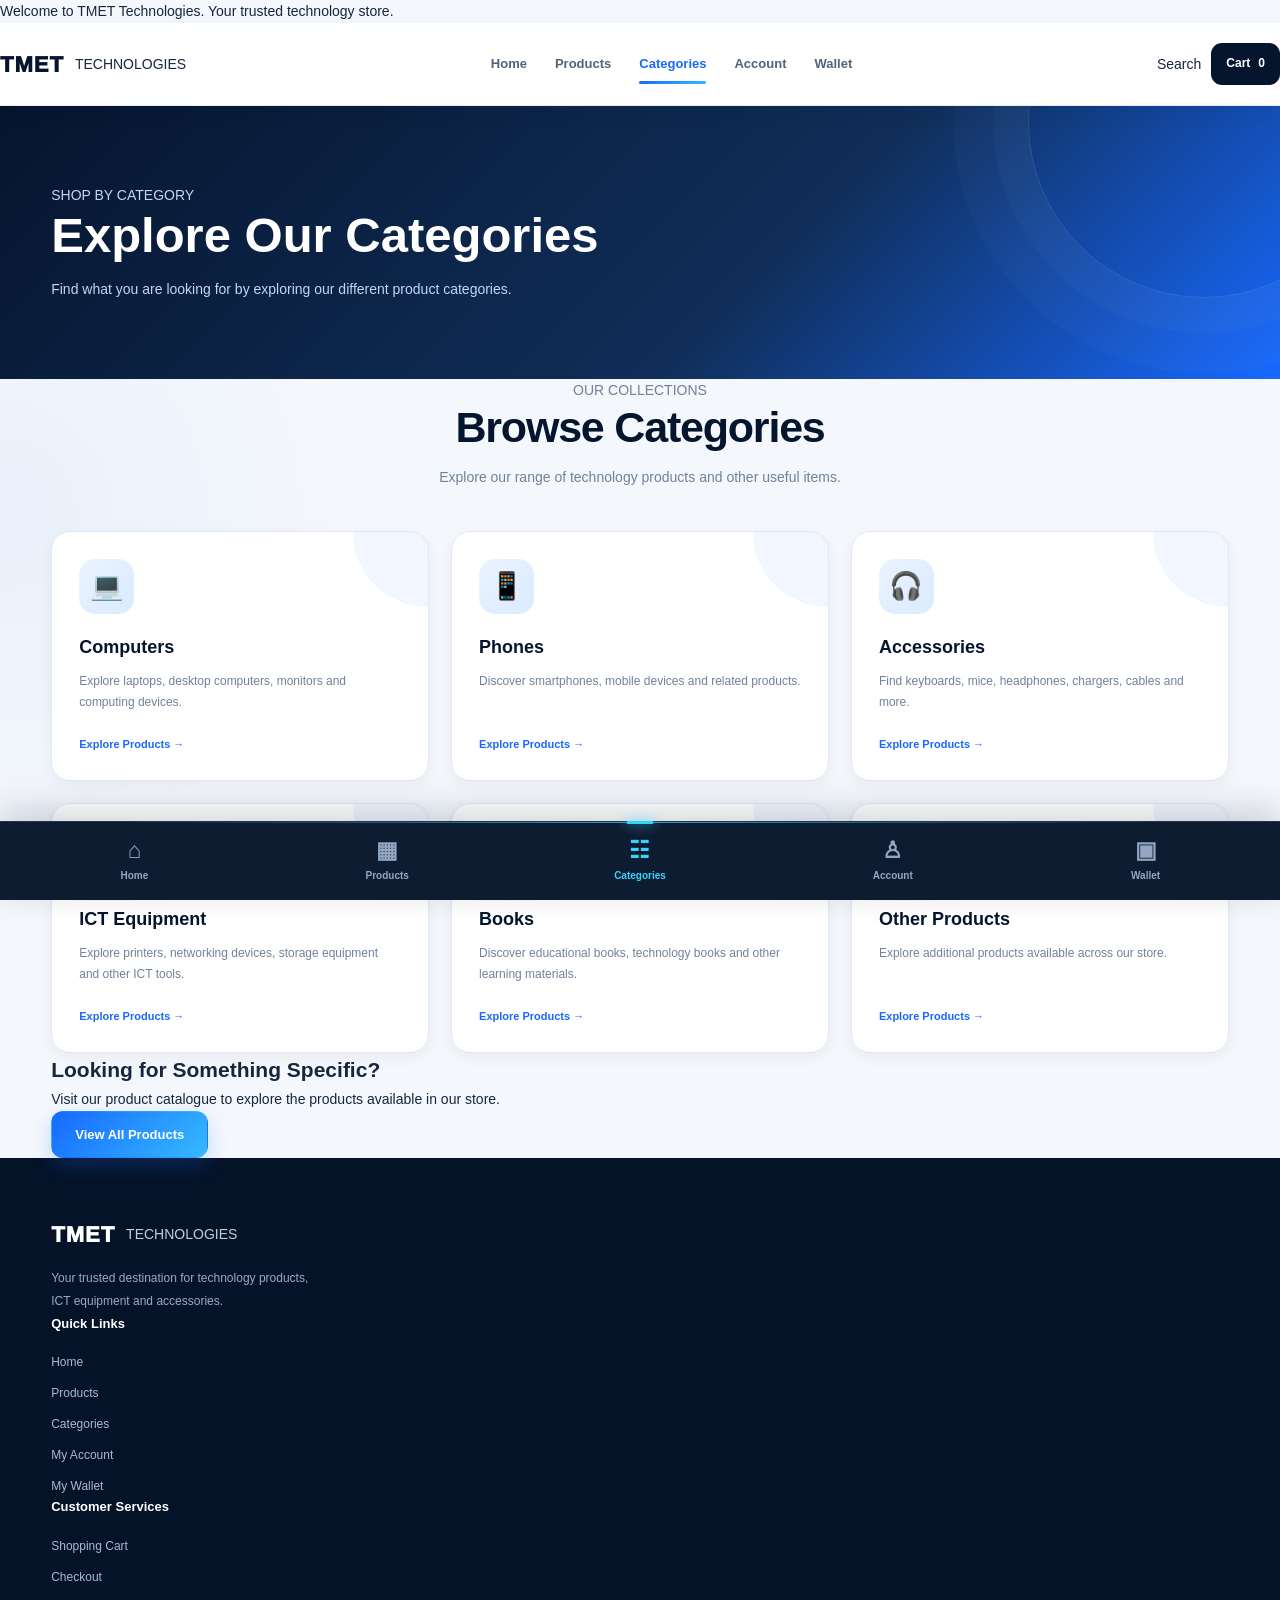
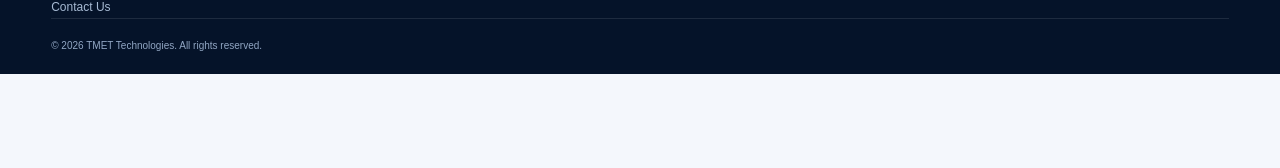
<file: categories.html>
<!DOCTYPE html>
<html lang="en">
<head>
    <meta charset="UTF-8">
    <meta name="viewport" content="width=device-width, initial-scale=1.0">

    <title>Categories | TMET Technologies</title>

    <meta name="description" content="Explore computer, smartphone, accessory, ICT equipment and book categories at TMET Technologies.">

    <meta name="theme-color" content="#071a35">

    <link rel="stylesheet" href="style.css">
    <script src="script.js" defer></script>
</head>

<body>

    <!-- ANNOUNCEMENT BAR -->
    <div class="announcement-bar">
        <p>Welcome to TMET Technologies. Your trusted technology store.</p>
    </div>


    <!-- HEADER -->
    <header class="site-header">

        <div class="header-container">

            <a href="index.html" class="brand">
                <span class="brand-name">TMET</span>
                <span class="brand-tagline">TECHNOLOGIES</span>
            </a>

            <button
                class="menu-toggle"
                id="menu-toggle"
                aria-label="Open navigation menu"
                aria-expanded="false"
            >
                <span></span>
                <span></span>
                <span></span>
            </button>

            <nav class="main-navigation" id="main-navigation">

                <a href="index.html">Home</a>
                <a href="products.html">Products</a>

                <a href="categories.html" class="active" aria-current="page">
                    Categories
                </a>

                <a href="account.html">Account</a>
                <a href="wallet.html">Wallet</a>

            </nav>

            <div class="header-actions">

                <a href="products.html" class="search-focus-button">
                    Search
                </a>

                <a href="cart.html" class="cart-button">
                    Cart
                    <span id="cart-count">0</span>
                </a>

            </div>

        </div>

    </header>


    <!-- MAIN CONTENT -->
    <main>

        <!-- PAGE INTRODUCTION -->
        <section class="page-hero">

            <div class="container">

                <p class="section-label">SHOP BY CATEGORY</p>

                <h1>Explore Our Categories</h1>

                <p>
                    Find what you are looking for by exploring our
                    different product categories.
                </p>

            </div>

        </section>


        <!-- CATEGORIES -->
        <section class="categories-section" id="categories">

            <div class="container">

                <div class="section-heading">

                    <div>
                        <p class="section-label">OUR COLLECTIONS</p>
                        <h2>Browse Categories</h2>

                        <p>
                            Explore our range of technology products
                            and other useful items.
                        </p>
                    </div>

                </div>


                <div class="category-grid">


                    <!-- COMPUTERS -->
                    <article class="category-card">

                        <div class="category-icon">💻</div>

                        <h3>Computers</h3>

                        <p>
                            Explore laptops, desktop computers,
                            monitors and computing devices.
                        </p>

                        <a
                            href="products.html?category=computers"
                            class="category-link"
                        >
                            Explore Products →
                        </a>

                    </article>


                    <!-- PHONES -->
                    <article class="category-card">

                        <div class="category-icon">📱</div>

                        <h3>Phones</h3>

                        <p>
                            Discover smartphones, mobile devices
                            and related products.
                        </p>

                        <a
                            href="products.html?category=phones"
                            class="category-link"
                        >
                            Explore Products →
                        </a>

                    </article>


                    <!-- ACCESSORIES -->
                    <article class="category-card">

                        <div class="category-icon">🎧</div>

                        <h3>Accessories</h3>

                        <p>
                            Find keyboards, mice, headphones,
                            chargers, cables and more.
                        </p>

                        <a
                            href="products.html?category=accessories"
                            class="category-link"
                        >
                            Explore Products →
                        </a>

                    </article>


                    <!-- ICT EQUIPMENT -->
                    <article class="category-card">

                        <div class="category-icon">🖨️</div>

                        <h3>ICT Equipment</h3>

                        <p>
                            Explore printers, networking devices,
                            storage equipment and other ICT tools.
                        </p>

                        <a
                            href="products.html?category=ict-equipment"
                            class="category-link"
                        >
                            Explore Products →
                        </a>

                    </article>


                    <!-- BOOKS -->
                    <article class="category-card">

                        <div class="category-icon">📚</div>

                        <h3>Books</h3>

                        <p>
                            Discover educational books, technology
                            books and other learning materials.
                        </p>

                        <a
                            href="products.html?category=books"
                            class="category-link"
                        >
                            Explore Products →
                        </a>

                    </article>


                    <!-- OTHER PRODUCTS -->
                    <article class="category-card">

                        <div class="category-icon">🛍️</div>

                        <h3>Other Products</h3>

                        <p>
                            Explore additional products available
                            across our store.
                        </p>

                        <a
                            href="products.html"
                            class="category-link"
                        >
                            Explore Products →
                        </a>

                    </article>


                </div>

            </div>

        </section>


        <!-- CALL TO ACTION -->
        <section class="shopping-support">

            <div class="container">

                <div class="support-content">

                    <h2>Looking for Something Specific?</h2>

                    <p>
                        Visit our product catalogue to explore
                        the products available in our store.
                    </p>

                    <a href="products.html" class="primary-button">
                        View All Products
                    </a>

                </div>

            </div>

        </section>

    </main>


    <!-- FOOTER -->
    <footer class="site-footer">

        <div class="container">

            <div class="footer-content">

                <div class="footer-brand">

                    <a href="index.html" class="brand">
                        <span class="brand-name">TMET</span>
                        <span class="brand-tagline">TECHNOLOGIES</span>
                    </a>

                    <p>
                        Your trusted destination for technology products,
                        ICT equipment and accessories.
                    </p>

                </div>


                <div class="footer-links">

                    <h3>Quick Links</h3>

                    <a href="index.html">Home</a>
                    <a href="products.html">Products</a>
                    <a href="categories.html">Categories</a>
                    <a href="account.html">My Account</a>
                    <a href="wallet.html">My Wallet</a>

                </div>


                <div class="footer-links">

                    <h3>Customer Services</h3>

                    <a href="cart.html">Shopping Cart</a>
                    <a href="checkout.html">Checkout</a>
                    <a href="contact.html">Contact Us</a>

                </div>

            </div>


            <div class="footer-bottom">

                <p>
                    &copy; <span id="current-year"></span>
                    TMET Technologies. All rights reserved.
                </p>

            </div>

        </div>

    </footer>


    <!-- FIXED BOTTOM NAVIGATION -->
    <nav class="bottom-navigation" aria-label="Main navigation">

        <a href="index.html" class="bottom-nav-item">
            <span class="bottom-nav-icon">⌂</span>
            <span>Home</span>
        </a>

        <a href="products.html" class="bottom-nav-item">
            <span class="bottom-nav-icon">▦</span>
            <span>Products</span>
        </a>

        <a
            href="categories.html"
            class="bottom-nav-item active"
            aria-current="page"
        >
            <span class="bottom-nav-icon">☷</span>
            <span>Categories</span>
        </a>

        <a href="account.html" class="bottom-nav-item">
            <span class="bottom-nav-icon">♙</span>
            <span>Account</span>
        </a>

        <a href="wallet.html" class="bottom-nav-item">
            <span class="bottom-nav-icon">▣</span>
            <span>Wallet</span>
        </a>

    </nav>

</body>
</html>
</file>
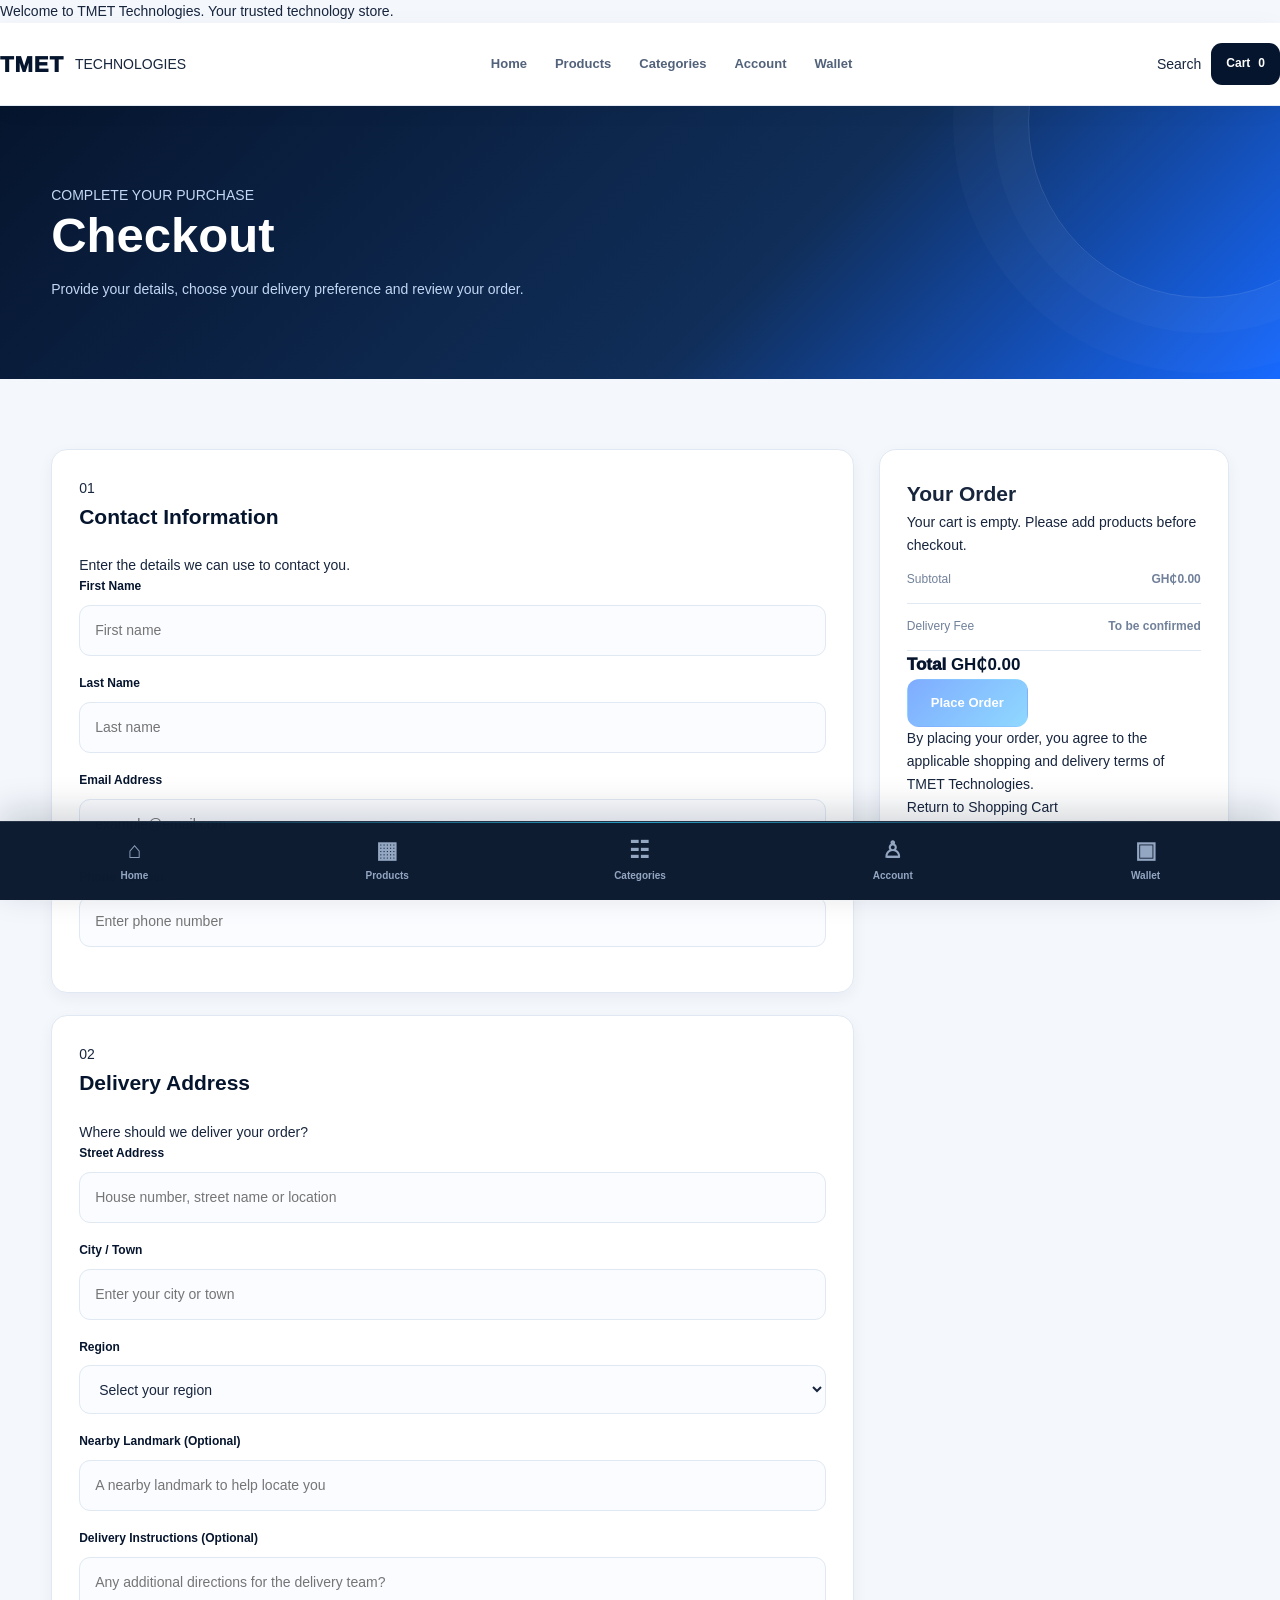
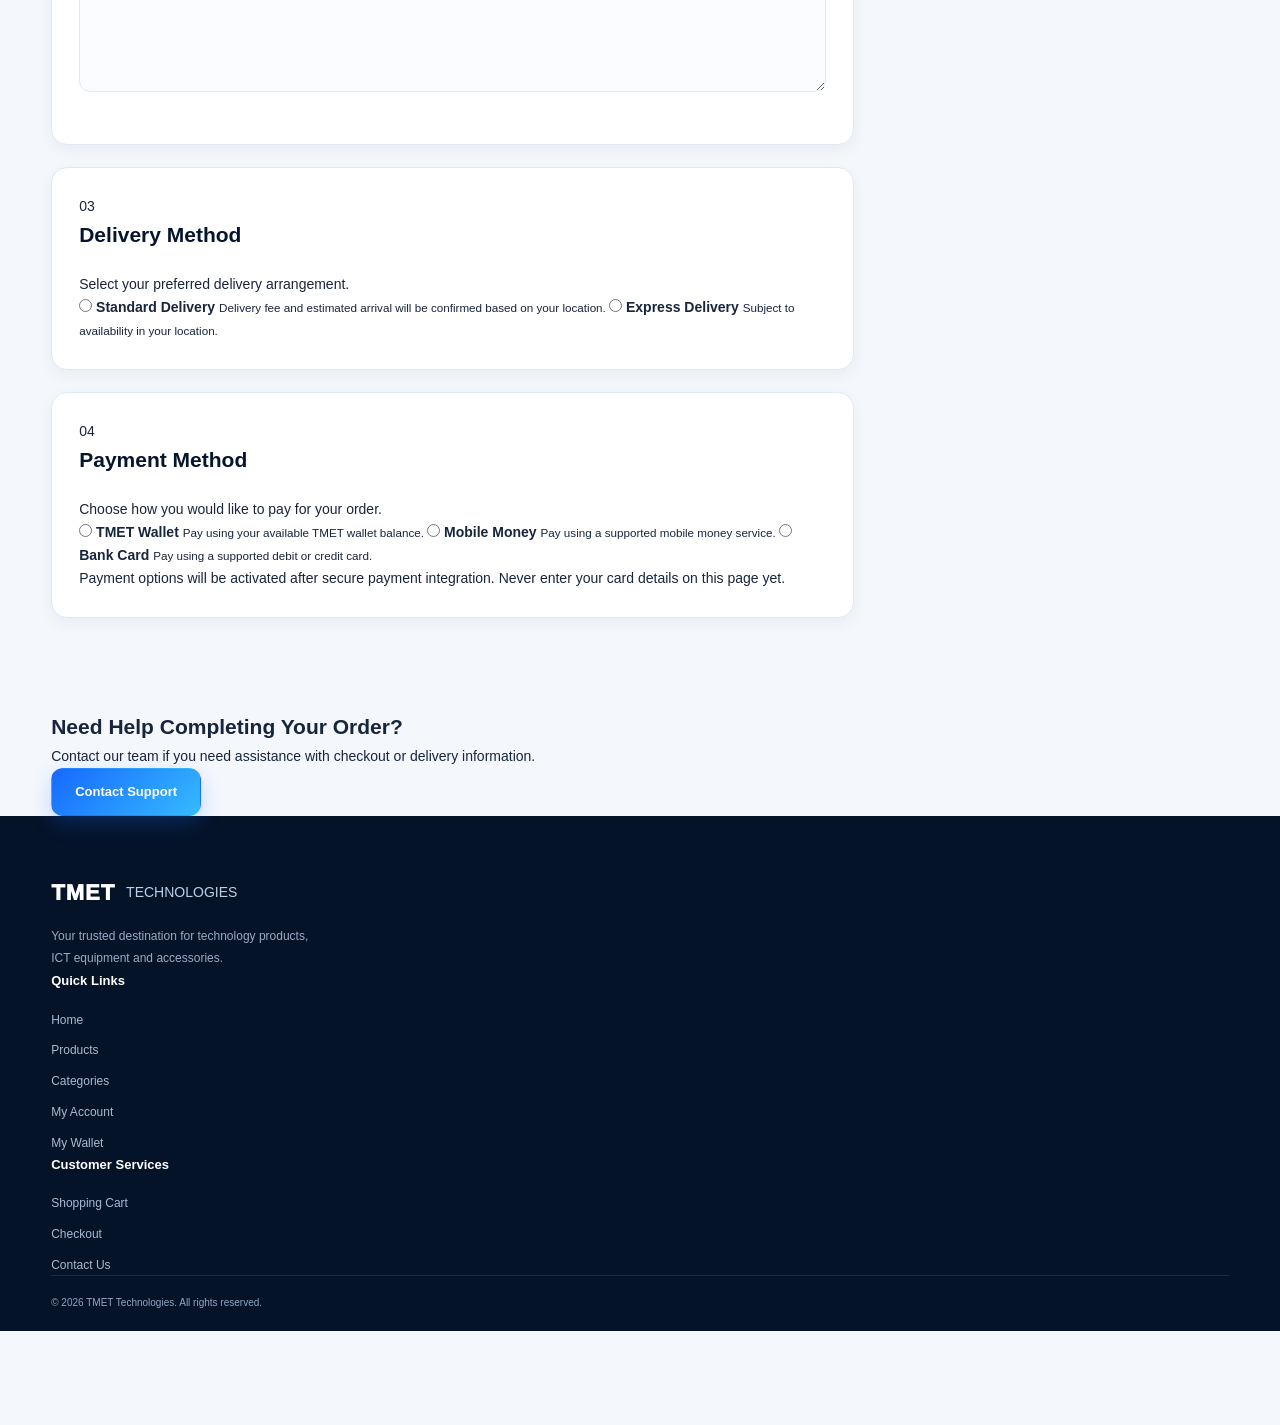
<file: checkout.html>
<!DOCTYPE html>
<html lang="en">

<head>
    <meta charset="UTF-8">
    <meta name="viewport" content="width=device-width, initial-scale=1.0">

    <title>Checkout | TMET Technologies</title>

    <meta name="description" content="Complete your order, provide delivery information and select a payment method at TMET Technologies.">

    <meta name="theme-color" content="#071a35">

    <link rel="stylesheet" href="style.css">
    <script src="script.js" defer></script>
</head>

<body>

    <!-- ANNOUNCEMENT BAR -->
    <div class="announcement-bar">
        <p>Welcome to TMET Technologies. Your trusted technology store.</p>
    </div>


    <!-- HEADER -->
    <header class="site-header">

        <div class="header-container">

            <a href="index.html" class="brand">
                <span class="brand-name">TMET</span>
                <span class="brand-tagline">TECHNOLOGIES</span>
            </a>

            <button
                class="menu-toggle"
                id="menu-toggle"
                aria-label="Open navigation menu"
                aria-expanded="false"
            >
                <span></span>
                <span></span>
                <span></span>
            </button>

            <nav class="main-navigation" id="main-navigation">

                <a href="index.html">Home</a>
                <a href="products.html">Products</a>
                <a href="categories.html">Categories</a>
                <a href="account.html">Account</a>
                <a href="wallet.html">Wallet</a>

            </nav>

            <div class="header-actions">

                <a href="products.html" class="search-focus-button">
                    Search
                </a>

                <a href="cart.html" class="cart-button">
                    Cart
                    <span id="cart-count">0</span>
                </a>

            </div>

        </div>

    </header>


    <!-- MAIN CONTENT -->
    <main>

        <!-- PAGE INTRODUCTION -->
        <section class="page-hero">

            <div class="container">

                <p class="section-label">COMPLETE YOUR PURCHASE</p>

                <h1>Checkout</h1>

                <p>
                    Provide your details, choose your delivery
                    preference and review your order.
                </p>

            </div>

        </section>


        <!-- CHECKOUT SECTION -->
        <section class="checkout-section">

            <div class="container">

                <form id="checkout-form">

                    <div class="checkout-layout">


                        <!-- CUSTOMER INFORMATION -->
                        <div class="checkout-main">


                            <!-- CONTACT DETAILS -->
                            <div class="checkout-card">

                                <div class="checkout-card-heading">

                                    <span class="checkout-step">01</span>

                                    <div>
                                        <h2>Contact Information</h2>

                                        <p>
                                            Enter the details we can
                                            use to contact you.
                                        </p>
                                    </div>

                                </div>


                                <div class="form-grid">

                                    <div class="form-group">

                                        <label for="checkout-first-name">
                                            First Name
                                        </label>

                                        <input
                                            type="text"
                                            id="checkout-first-name"
                                            name="first-name"
                                            placeholder="First name"
                                            autocomplete="given-name"
                                            required
                                        >

                                    </div>


                                    <div class="form-group">

                                        <label for="checkout-last-name">
                                            Last Name
                                        </label>

                                        <input
                                            type="text"
                                            id="checkout-last-name"
                                            name="last-name"
                                            placeholder="Last name"
                                            autocomplete="family-name"
                                            required
                                        >

                                    </div>


                                    <div class="form-group">

                                        <label for="checkout-email">
                                            Email Address
                                        </label>

                                        <input
                                            type="email"
                                            id="checkout-email"
                                            name="email"
                                            placeholder="example@email.com"
                                            autocomplete="email"
                                            required
                                        >

                                    </div>


                                    <div class="form-group">

                                        <label for="checkout-phone">
                                            Phone Number
                                        </label>

                                        <input
                                            type="tel"
                                            id="checkout-phone"
                                            name="phone"
                                            placeholder="Enter phone number"
                                            autocomplete="tel"
                                            required
                                        >

                                    </div>

                                </div>

                            </div>


                            <!-- DELIVERY ADDRESS -->
                            <div class="checkout-card">

                                <div class="checkout-card-heading">

                                    <span class="checkout-step">02</span>

                                    <div>
                                        <h2>Delivery Address</h2>

                                        <p>
                                            Where should we deliver
                                            your order?
                                        </p>
                                    </div>

                                </div>


                                <div class="form-grid">

                                    <div class="form-group full-width">

                                        <label for="delivery-address">
                                            Street Address
                                        </label>

                                        <input
                                            type="text"
                                            id="delivery-address"
                                            name="address"
                                            placeholder="House number, street name or location"
                                            autocomplete="street-address"
                                            required
                                        >

                                    </div>


                                    <div class="form-group">

                                        <label for="delivery-city">
                                            City / Town
                                        </label>

                                        <input
                                            type="text"
                                            id="delivery-city"
                                            name="city"
                                            placeholder="Enter your city or town"
                                            autocomplete="address-level2"
                                            required
                                        >

                                    </div>


                                    <div class="form-group">

                                        <label for="delivery-region">
                                            Region
                                        </label>

                                        <select
                                            id="delivery-region"
                                            name="region"
                                            required
                                        >

                                            <option value="">
                                                Select your region
                                            </option>

                                            <option>Greater Accra</option>
                                            <option>Ashanti</option>
                                            <option>Central</option>
                                            <option>Eastern</option>
                                            <option>Western</option>
                                            <option>Western North</option>
                                            <option>Volta</option>
                                            <option>Oti</option>
                                            <option>Northern</option>
                                            <option>Savannah</option>
                                            <option>North East</option>
                                            <option>Upper East</option>
                                            <option>Upper West</option>
                                            <option>Bono</option>
                                            <option>Bono East</option>
                                            <option>Ahafo</option>

                                        </select>

                                    </div>


                                    <div class="form-group full-width">

                                        <label for="delivery-landmark">
                                            Nearby Landmark (Optional)
                                        </label>

                                        <input
                                            type="text"
                                            id="delivery-landmark"
                                            name="landmark"
                                            placeholder="A nearby landmark to help locate you"
                                        >

                                    </div>


                                    <div class="form-group full-width">

                                        <label for="delivery-instructions">
                                            Delivery Instructions (Optional)
                                        </label>

                                        <textarea
                                            id="delivery-instructions"
                                            name="instructions"
                                            rows="3"
                                            placeholder="Any additional directions for the delivery team?"
                                        ></textarea>

                                    </div>

                                </div>

                            </div>


                            <!-- DELIVERY METHOD -->
                            <div class="checkout-card">

                                <div class="checkout-card-heading">

                                    <span class="checkout-step">03</span>

                                    <div>
                                        <h2>Delivery Method</h2>

                                        <p>
                                            Select your preferred
                                            delivery arrangement.
                                        </p>
                                    </div>

                                </div>


                                <div class="delivery-option-list">

                                    <label class="delivery-option">

                                        <input
                                            type="radio"
                                            name="delivery-method"
                                            value="standard"
                                            required
                                        >

                                        <span class="delivery-option-content">

                                            <strong>Standard Delivery</strong>

                                            <small>
                                                Delivery fee and estimated
                                                arrival will be confirmed
                                                based on your location.
                                            </small>

                                        </span>

                                    </label>


                                    <label class="delivery-option">

                                        <input
                                            type="radio"
                                            name="delivery-method"
                                            value="express"
                                        >

                                        <span class="delivery-option-content">

                                            <strong>Express Delivery</strong>

                                            <small>
                                                Subject to availability
                                                in your location.
                                            </small>

                                        </span>

                                    </label>

                                </div>

                            </div>


                            <!-- PAYMENT METHOD -->
                            <div class="checkout-card">

                                <div class="checkout-card-heading">

                                    <span class="checkout-step">04</span>

                                    <div>
                                        <h2>Payment Method</h2>

                                        <p>
                                            Choose how you would like
                                            to pay for your order.
                                        </p>
                                    </div>

                                </div>


                                <div class="payment-option-list">


                                    <label class="payment-option">

                                        <input
                                            type="radio"
                                            name="payment-method"
                                            value="wallet"
                                            required
                                        >

                                        <span class="payment-option-content">

                                            <strong>TMET Wallet</strong>

                                            <small>
                                                Pay using your available
                                                TMET wallet balance.
                                            </small>

                                        </span>

                                    </label>


                                    <label class="payment-option">

                                        <input
                                            type="radio"
                                            name="payment-method"
                                            value="mobile-money"
                                        >

                                        <span class="payment-option-content">

                                            <strong>Mobile Money</strong>

                                            <small>
                                                Pay using a supported
                                                mobile money service.
                                            </small>

                                        </span>

                                    </label>


                                    <label class="payment-option">

                                        <input
                                            type="radio"
                                            name="payment-method"
                                            value="card"
                                        >

                                        <span class="payment-option-content">

                                            <strong>Bank Card</strong>

                                            <small>
                                                Pay using a supported
                                                debit or credit card.
                                            </small>

                                        </span>

                                    </label>

                                </div>


                                <p class="payment-security-note">
                                    Payment options will be activated
                                    after secure payment integration.
                                    Never enter your card details
                                    on this page yet.
                                </p>

                            </div>


                        </div>


                        <!-- ORDER SUMMARY -->
                        <aside class="checkout-summary-card">

                            <h2>Your Order</h2>

                            <div id="checkout-order-items">

                                <p class="checkout-empty-message">
                                    Your selected products will
                                    appear here.
                                </p>

                            </div>


                            <div class="checkout-summary-divider"></div>


                            <div class="checkout-summary-row">

                                <span>Subtotal</span>

                                <strong id="checkout-subtotal">
                                    GHS 0.00
                                </strong>

                            </div>


                            <div class="checkout-summary-row">

                                <span>Delivery Fee</span>

                                <strong id="checkout-delivery-fee">
                                    To be confirmed
                                </strong>

                            </div>


                            <div class="checkout-summary-divider"></div>


                            <div class="checkout-summary-total">

                                <span>Total</span>

                                <strong id="checkout-total">
                                    GHS 0.00
                                </strong>

                            </div>


                            <button
                                type="submit"
                                class="primary-button checkout-place-order"
                                disabled
                            >
                                Place Order
                            </button>


                            <p class="checkout-terms-note">
                                By placing your order, you agree
                                to the applicable shopping and
                                delivery terms of TMET Technologies.
                            </p>


                            <a href="cart.html" class="back-to-cart">
                                Return to Shopping Cart
                            </a>

                        </aside>


                    </div>

                </form>

            </div>

        </section>


        <!-- CUSTOMER SUPPORT -->
        <section class="shopping-support">

            <div class="container">

                <div class="support-content">

                    <h2>Need Help Completing Your Order?</h2>

                    <p>
                        Contact our team if you need assistance
                        with checkout or delivery information.
                    </p>

                    <a href="contact.html" class="primary-button">
                        Contact Support
                    </a>

                </div>

            </div>

        </section>

    </main>


    <!-- FOOTER -->
    <footer class="site-footer">

        <div class="container">

            <div class="footer-content">

                <div class="footer-brand">

                    <a href="index.html" class="brand">
                        <span class="brand-name">TMET</span>
                        <span class="brand-tagline">TECHNOLOGIES</span>
                    </a>

                    <p>
                        Your trusted destination for technology products,
                        ICT equipment and accessories.
                    </p>

                </div>


                <div class="footer-links">

                    <h3>Quick Links</h3>

                    <a href="index.html">Home</a>
                    <a href="products.html">Products</a>
                    <a href="categories.html">Categories</a>
                    <a href="account.html">My Account</a>
                    <a href="wallet.html">My Wallet</a>

                </div>


                <div class="footer-links">

                    <h3>Customer Services</h3>

                    <a href="cart.html">Shopping Cart</a>
                    <a href="checkout.html">Checkout</a>
                    <a href="contact.html">Contact Us</a>

                </div>

            </div>


            <div class="footer-bottom">

                <p>
                    &copy; <span id="current-year"></span>
                    TMET Technologies. All rights reserved.
                </p>

            </div>

        </div>

    </footer>


    <!-- FIXED BOTTOM NAVIGATION -->
    <nav class="bottom-navigation" aria-label="Main navigation">

        <a href="index.html" class="bottom-nav-item">
            <span class="bottom-nav-icon">⌂</span>
            <span>Home</span>
        </a>

        <a href="products.html" class="bottom-nav-item">
            <span class="bottom-nav-icon">▦</span>
            <span>Products</span>
        </a>

        <a href="categories.html" class="bottom-nav-item">
            <span class="bottom-nav-icon">☷</span>
            <span>Categories</span>
        </a>

        <a href="account.html" class="bottom-nav-item">
            <span class="bottom-nav-icon">♙</span>
            <span>Account</span>
        </a>

        <a href="wallet.html" class="bottom-nav-item">
            <span class="bottom-nav-icon">▣</span>
            <span>Wallet</span>
        </a>

    </nav>

</body>
</html>
</file>
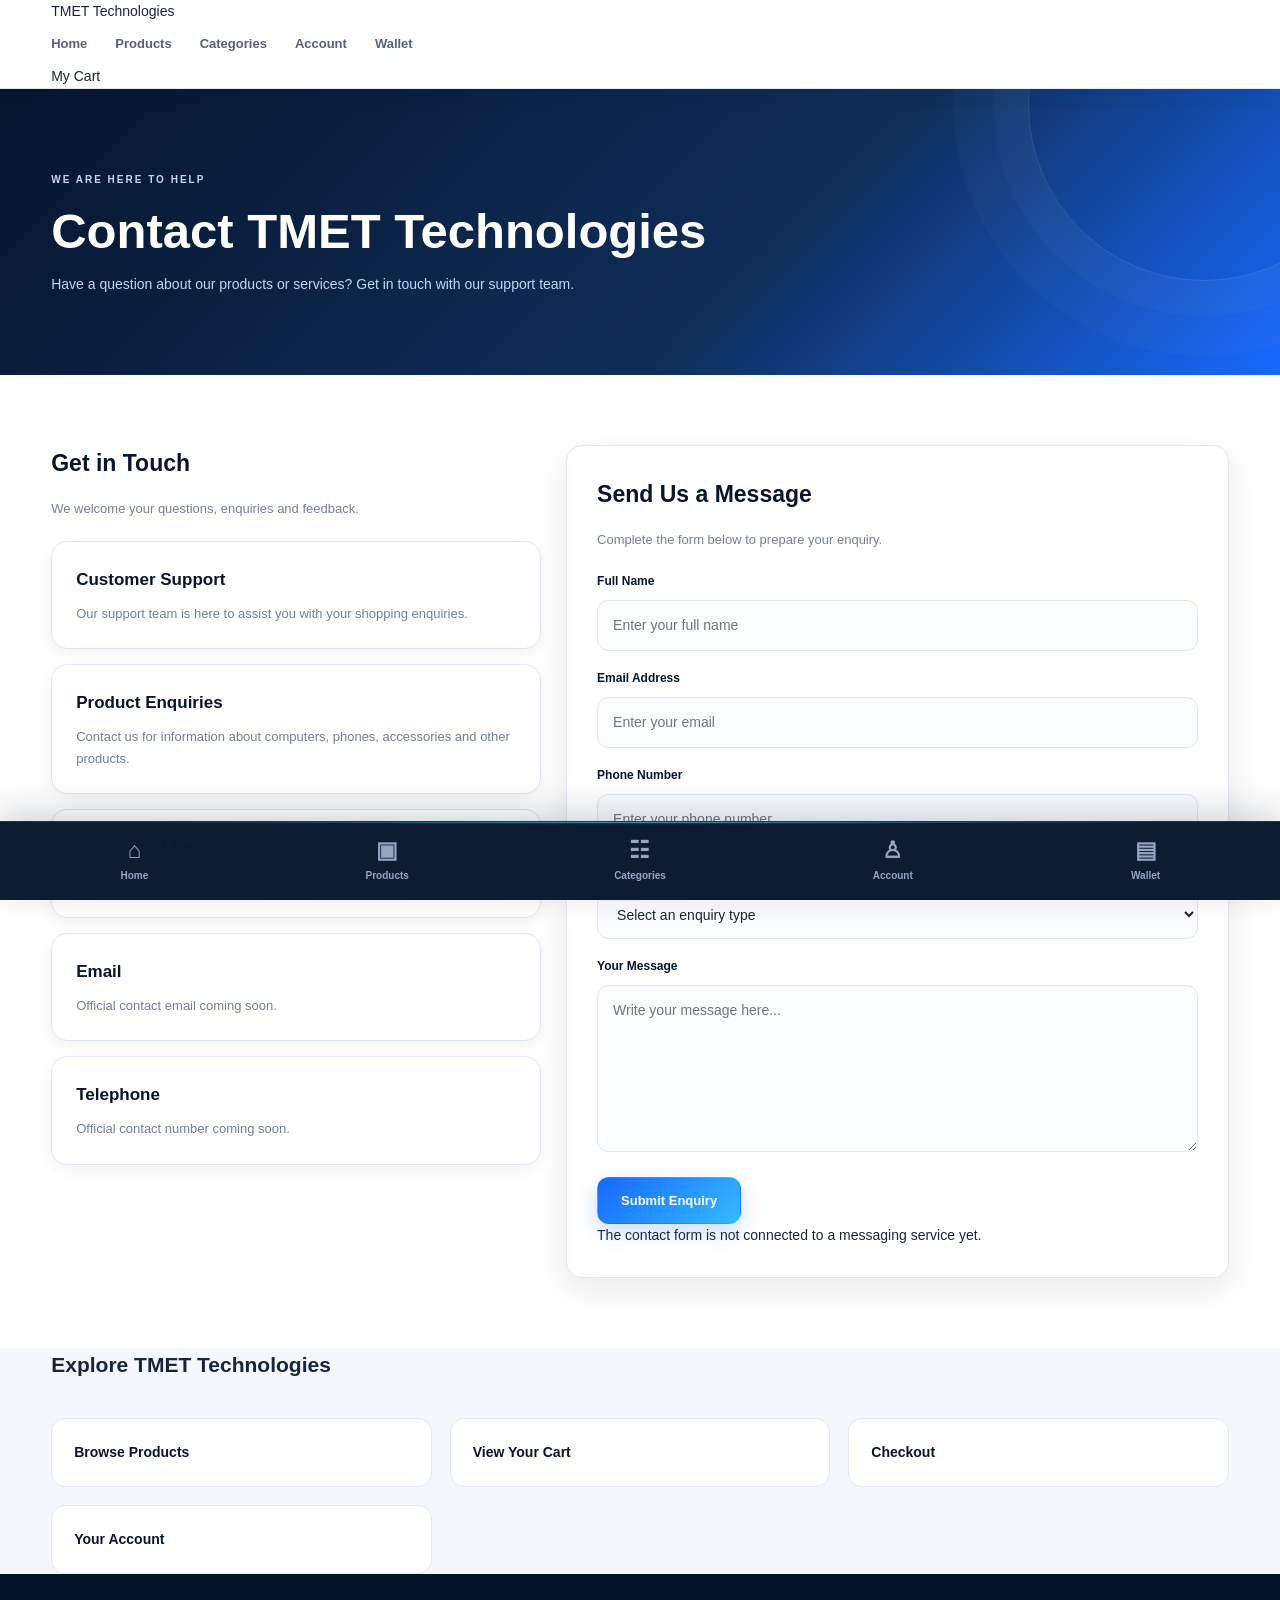
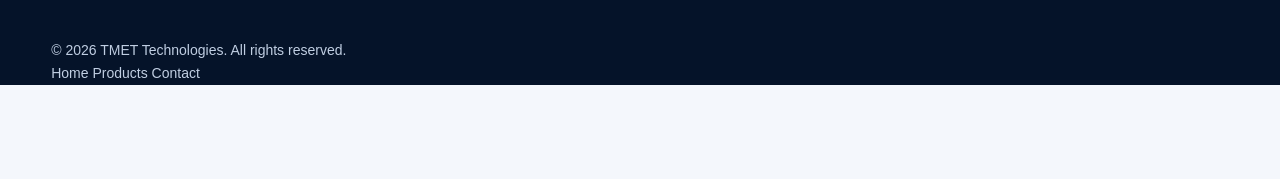
<file: contact.html>
<!DOCTYPE html>
<html lang="en">
<head>
    <meta charset="UTF-8">
    <meta name="viewport" content="width=device-width, initial-scale=1.0">
    <meta name="description" content="Contact TMET Technologies for customer support, product enquiries and assistance.">
    <title>Contact Us | TMET Technologies</title>

    <link rel="stylesheet" href="style.css">
    <script src="script.js" defer></script>
</head>

<body>

<header class="site-header">
    <div class="container">
        <a href="index.html" class="logo">TMET <span>Technologies</span></a>

        <nav class="main-navigation">
            <a href="index.html">Home</a>
            <a href="products.html">Products</a>
            <a href="categories.html">Categories</a>
            <a href="account.html">Account</a>
            <a href="wallet.html">Wallet</a>
        </nav>

        <a href="cart.html" class="cart-link">My Cart</a>
    </div>
</header>

<main>
    <section class="page-hero">
        <div class="container">
            <p class="eyebrow">WE ARE HERE TO HELP</p>
            <h1>Contact TMET Technologies</h1>
            <p>Have a question about our products or services? Get in touch with our support team.</p>
        </div>
    </section>

    <section class="contact-section">
        <div class="container contact-layout">

            <div class="contact-information">
                <h2>Get in Touch</h2>
                <p>We welcome your questions, enquiries and feedback.</p>

                <div class="contact-card">
                    <h3>Customer Support</h3>
                    <p>Our support team is here to assist you with your shopping enquiries.</p>
                </div>

                <div class="contact-card">
                    <h3>Product Enquiries</h3>
                    <p>Contact us for information about computers, phones, accessories and other products.</p>
                </div>

                <div class="contact-card">
                    <h3>Orders and Delivery</h3>
                    <p>Contact us for assistance with orders and delivery enquiries across Ghana.</p>
                </div>

                <div class="contact-card">
                    <h3>Email</h3>
                    <p>Official contact email coming soon.</p>
                </div>

                <div class="contact-card">
                    <h3>Telephone</h3>
                    <p>Official contact number coming soon.</p>
                </div>
            </div>

            <div class="contact-form-container">
                <h2>Send Us a Message</h2>
                <p>Complete the form below to prepare your enquiry.</p>

                <form id="contact-form">
                    <div class="form-group">
                        <label for="contact-name">Full Name</label>
                        <input type="text" id="contact-name" name="name" placeholder="Enter your full name" required>
                    </div>

                    <div class="form-group">
                        <label for="contact-email">Email Address</label>
                        <input type="email" id="contact-email" name="email" placeholder="Enter your email" required>
                    </div>

                    <div class="form-group">
                        <label for="contact-phone">Phone Number</label>
                        <input type="tel" id="contact-phone" name="phone" placeholder="Enter your phone number">
                    </div>

                    <div class="form-group">
                        <label for="contact-subject">Subject</label>
                        <select id="contact-subject" name="subject" required>
                            <option value="">Select an enquiry type</option>
                            <option value="Product enquiry">Product enquiry</option>
                            <option value="Order support">Order support</option>
                            <option value="Delivery enquiry">Delivery enquiry</option>
                            <option value="Payment enquiry">Payment enquiry</option>
                            <option value="General enquiry">General enquiry</option>
                        </select>
                    </div>

                    <div class="form-group">
                        <label for="contact-message">Your Message</label>
                        <textarea id="contact-message" name="message" rows="6" placeholder="Write your message here..." required></textarea>
                    </div>

                    <button type="submit" class="primary-button">Submit Enquiry</button>

                    <p id="contact-form-status" role="status">
                        The contact form is not connected to a messaging service yet.
                    </p>
                </form>
            </div>

        </div>
    </section>

    <section class="support-links">
        <div class="container">
            <h2>Explore TMET Technologies</h2>
            <div class="support-grid">
                <a href="products.html">Browse Products</a>
                <a href="cart.html">View Your Cart</a>
                <a href="checkout.html">Checkout</a>
                <a href="account.html">Your Account</a>
            </div>
        </div>
    </section>
</main>

<footer class="site-footer">
    <div class="container">
        <p>&copy; <span id="current-year">2026</span> TMET Technologies. All rights reserved.</p>
        <div>
            <a href="index.html">Home</a>
            <a href="products.html">Products</a>
            <a href="contact.html">Contact</a>
        </div>
    </div>
</footer>

<nav class="bottom-navigation" aria-label="Main navigation">
    <a href="index.html" class="bottom-nav-item">
        <span class="bottom-nav-icon">⌂</span>
        <span>Home</span>
    </a>
    <a href="products.html" class="bottom-nav-item">
        <span class="bottom-nav-icon">▣</span>
        <span>Products</span>
    </a>
    <a href="categories.html" class="bottom-nav-item">
        <span class="bottom-nav-icon">☷</span>
        <span>Categories</span>
    </a>
    <a href="account.html" class="bottom-nav-item">
        <span class="bottom-nav-icon">♙</span>
        <span>Account</span>
    </a>
    <a href="wallet.html" class="bottom-nav-item">
        <span class="bottom-nav-icon">▤</span>
        <span>Wallet</span>
    </a>
</nav>

</body>
</html>
</file>
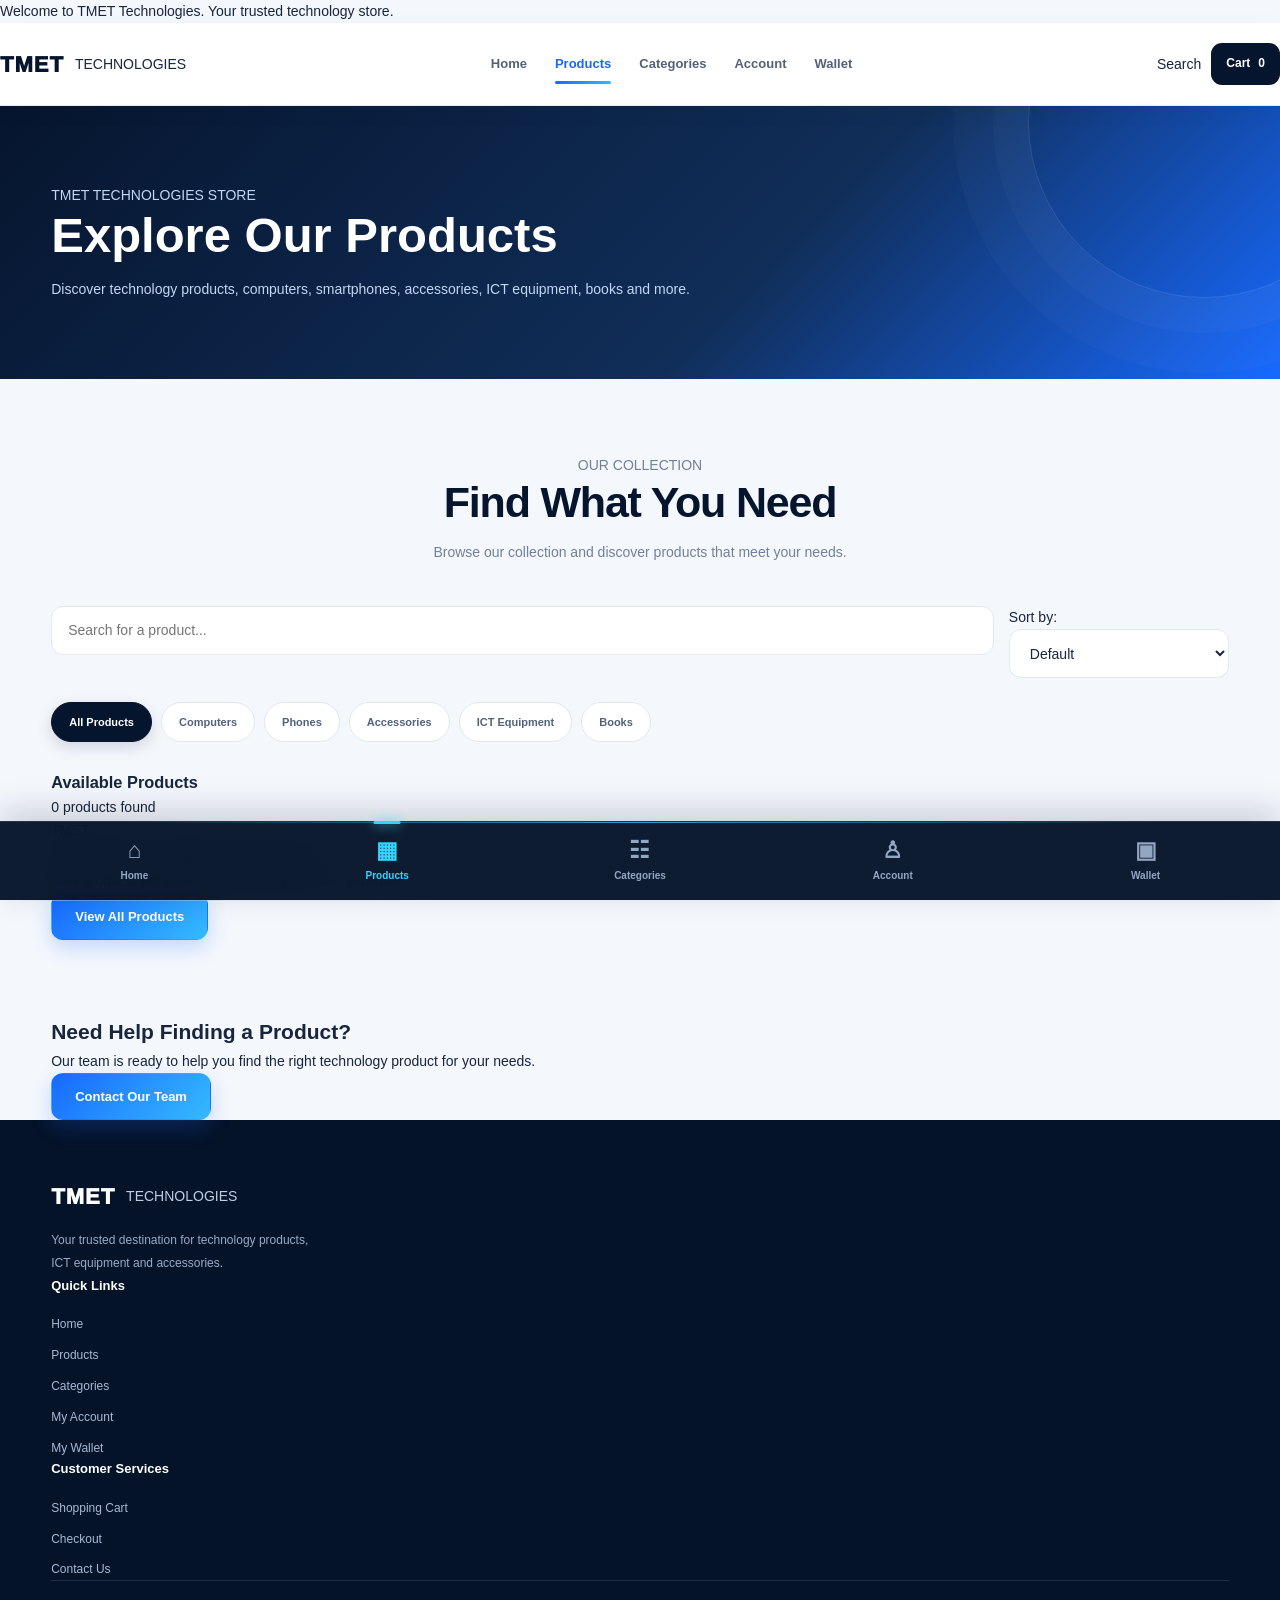
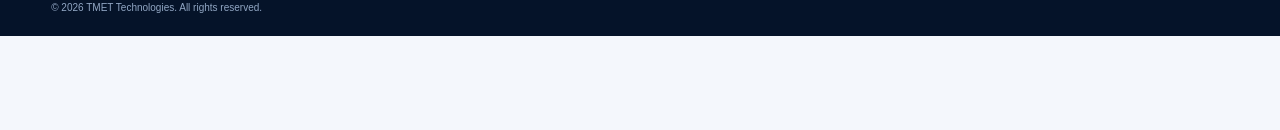
<file: product.html>
<!DOCTYPE html>
<html lang="en">
<head>
    <meta charset="UTF-8">
    <meta name="viewport" content="width=device-width, initial-scale=1.0">

    <title>Products | TMET Technologies</title>

    <meta name="description" content="Explore computers, smartphones, accessories, ICT equipment, books and more at TMET Technologies.">

    <meta name="theme-color" content="#071a35">

    <link rel="stylesheet" href="style.css">

    <script src="script.js" defer></script>
</head>

<body>

    <!-- ANNOUNCEMENT BAR -->
    <div class="announcement-bar">
        <p>Welcome to TMET Technologies. Your trusted technology store.</p>
    </div>


    <!-- HEADER -->
    <header class="site-header">

        <div class="header-container">

            <a href="index.html" class="brand">
                <span class="brand-name">TMET</span>
                <span class="brand-tagline">TECHNOLOGIES</span>
            </a>

            <button
                class="menu-toggle"
                id="menu-toggle"
                aria-label="Open navigation menu"
                aria-expanded="false"
            >
                <span></span>
                <span></span>
                <span></span>
            </button>

            <nav class="main-navigation" id="main-navigation">

                <a href="index.html">Home</a>

                <a href="products.html" class="active" aria-current="page">
                    Products
                </a>

                <a href="categories.html">Categories</a>

                <a href="account.html">Account</a>

                <a href="wallet.html">Wallet</a>

            </nav>

            <div class="header-actions">

                <a
                    href="#product-search-input"
                    class="search-focus-button"
                    id="search-focus-button"
                    aria-label="Search products"
                >
                    Search
                </a>

                <a href="cart.html" class="cart-button">
                    Cart
                    <span id="cart-count">0</span>
                </a>

            </div>

        </div>

    </header>


    <!-- MAIN CONTENT -->
    <main>

        <!-- PAGE INTRODUCTION -->
        <section class="page-hero">

            <div class="container">

                <p class="section-label">TMET TECHNOLOGIES STORE</p>

                <h1>Explore Our Products</h1>

                <p>
                    Discover technology products, computers, smartphones,
                    accessories, ICT equipment, books and more.
                </p>

            </div>

        </section>


        <!-- PRODUCTS SECTION -->
        <section class="products-section" id="products">

            <div class="container">

                <div class="section-heading">

                    <div>
                        <p class="section-label">OUR COLLECTION</p>
                        <h2>Find What You Need</h2>
                        <p>
                            Browse our collection and discover products
                            that meet your needs.
                        </p>
                    </div>

                </div>


                <!-- SEARCH AND SORT -->
                <div class="product-tools">

                    <div class="product-search">

                        <input
                            type="search"
                            id="product-search-input"
                            placeholder="Search for a product..."
                            aria-label="Search products"
                        >

                    </div>


                    <div class="product-sort">

                        <label for="product-sort">Sort by:</label>

                        <select id="product-sort">

                            <option value="default">Default</option>

                            <option value="name-asc">
                                Name: A to Z
                            </option>

                            <option value="name-desc">
                                Name: Z to A
                            </option>

                            <option value="price-asc">
                                Price: Low to High
                            </option>

                            <option value="price-desc">
                                Price: High to Low
                            </option>

                        </select>

                    </div>

                </div>


                <!-- CATEGORY FILTERS -->
                <div class="product-filters">

                    <button
                        class="filter-button active"
                        data-category="all"
                        type="button"
                    >
                        All Products
                    </button>

                    <button
                        class="filter-button"
                        data-category="computers"
                        type="button"
                    >
                        Computers
                    </button>

                    <button
                        class="filter-button"
                        data-category="phones"
                        type="button"
                    >
                        Phones
                    </button>

                    <button
                        class="filter-button"
                        data-category="accessories"
                        type="button"
                    >
                        Accessories
                    </button>

                    <button
                        class="filter-button"
                        data-category="ict-equipment"
                        type="button"
                    >
                        ICT Equipment
                    </button>

                    <button
                        class="filter-button"
                        data-category="books"
                        type="button"
                    >
                        Books
                    </button>

                </div>


                <!-- PRODUCT COUNT / RESULTS -->
                <div class="product-results-heading">

                    <h3>Available Products</h3>

                    <p id="product-results-count">
                        Browse our product collection
                    </p>

                </div>


                <!-- PRODUCT DISPLAY -->
                <div class="product-grid" id="product-grid">

                    <!-- Products will be displayed here by JavaScript -->

                </div>

            </div>

        </section>


        <!-- SHOPPING SUPPORT -->
        <section class="shopping-support">

            <div class="container">

                <div class="support-content">

                    <h2>Need Help Finding a Product?</h2>

                    <p>
                        Our team is ready to help you find the right
                        technology product for your needs.
                    </p>

                    <a href="contact.html" class="primary-button">
                        Contact Our Team
                    </a>

                </div>

            </div>

        </section>

    </main>


    <!-- FOOTER -->
    <footer class="site-footer">

        <div class="container">

            <div class="footer-content">

                <div class="footer-brand">

                    <a href="index.html" class="brand">
                        <span class="brand-name">TMET</span>
                        <span class="brand-tagline">TECHNOLOGIES</span>
                    </a>

                    <p>
                        Your trusted destination for technology products,
                        ICT equipment and accessories.
                    </p>

                </div>


                <div class="footer-links">

                    <h3>Quick Links</h3>

                    <a href="index.html">Home</a>
                    <a href="products.html">Products</a>
                    <a href="categories.html">Categories</a>
                    <a href="account.html">My Account</a>
                    <a href="wallet.html">My Wallet</a>

                </div>


                <div class="footer-links">

                    <h3>Customer Services</h3>

                    <a href="cart.html">Shopping Cart</a>
                    <a href="checkout.html">Checkout</a>
                    <a href="contact.html">Contact Us</a>

                </div>

            </div>


            <div class="footer-bottom">

                <p>
                    &copy; <span id="current-year"></span>
                    TMET Technologies. All rights reserved.
                </p>

            </div>

        </div>

    </footer>


    <!-- FIXED BOTTOM NAVIGATION -->
    <nav class="bottom-navigation" aria-label="Main navigation">

        <a href="index.html" class="bottom-nav-item">

            <span class="bottom-nav-icon">⌂</span>
            <span>Home</span>

        </a>


        <a
            href="products.html"
            class="bottom-nav-item active"
            aria-current="page"
        >

            <span class="bottom-nav-icon">▦</span>
            <span>Products</span>

        </a>


        <a href="categories.html" class="bottom-nav-item">

            <span class="bottom-nav-icon">☷</span>
            <span>Categories</span>

        </a>


        <a href="account.html" class="bottom-nav-item">

            <span class="bottom-nav-icon">♙</span>
            <span>Account</span>

        </a>


        <a href="wallet.html" class="bottom-nav-item">

            <span class="bottom-nav-icon">▣</span>
            <span>Wallet</span>

        </a>

    </nav>

</body>
</html>
</file>
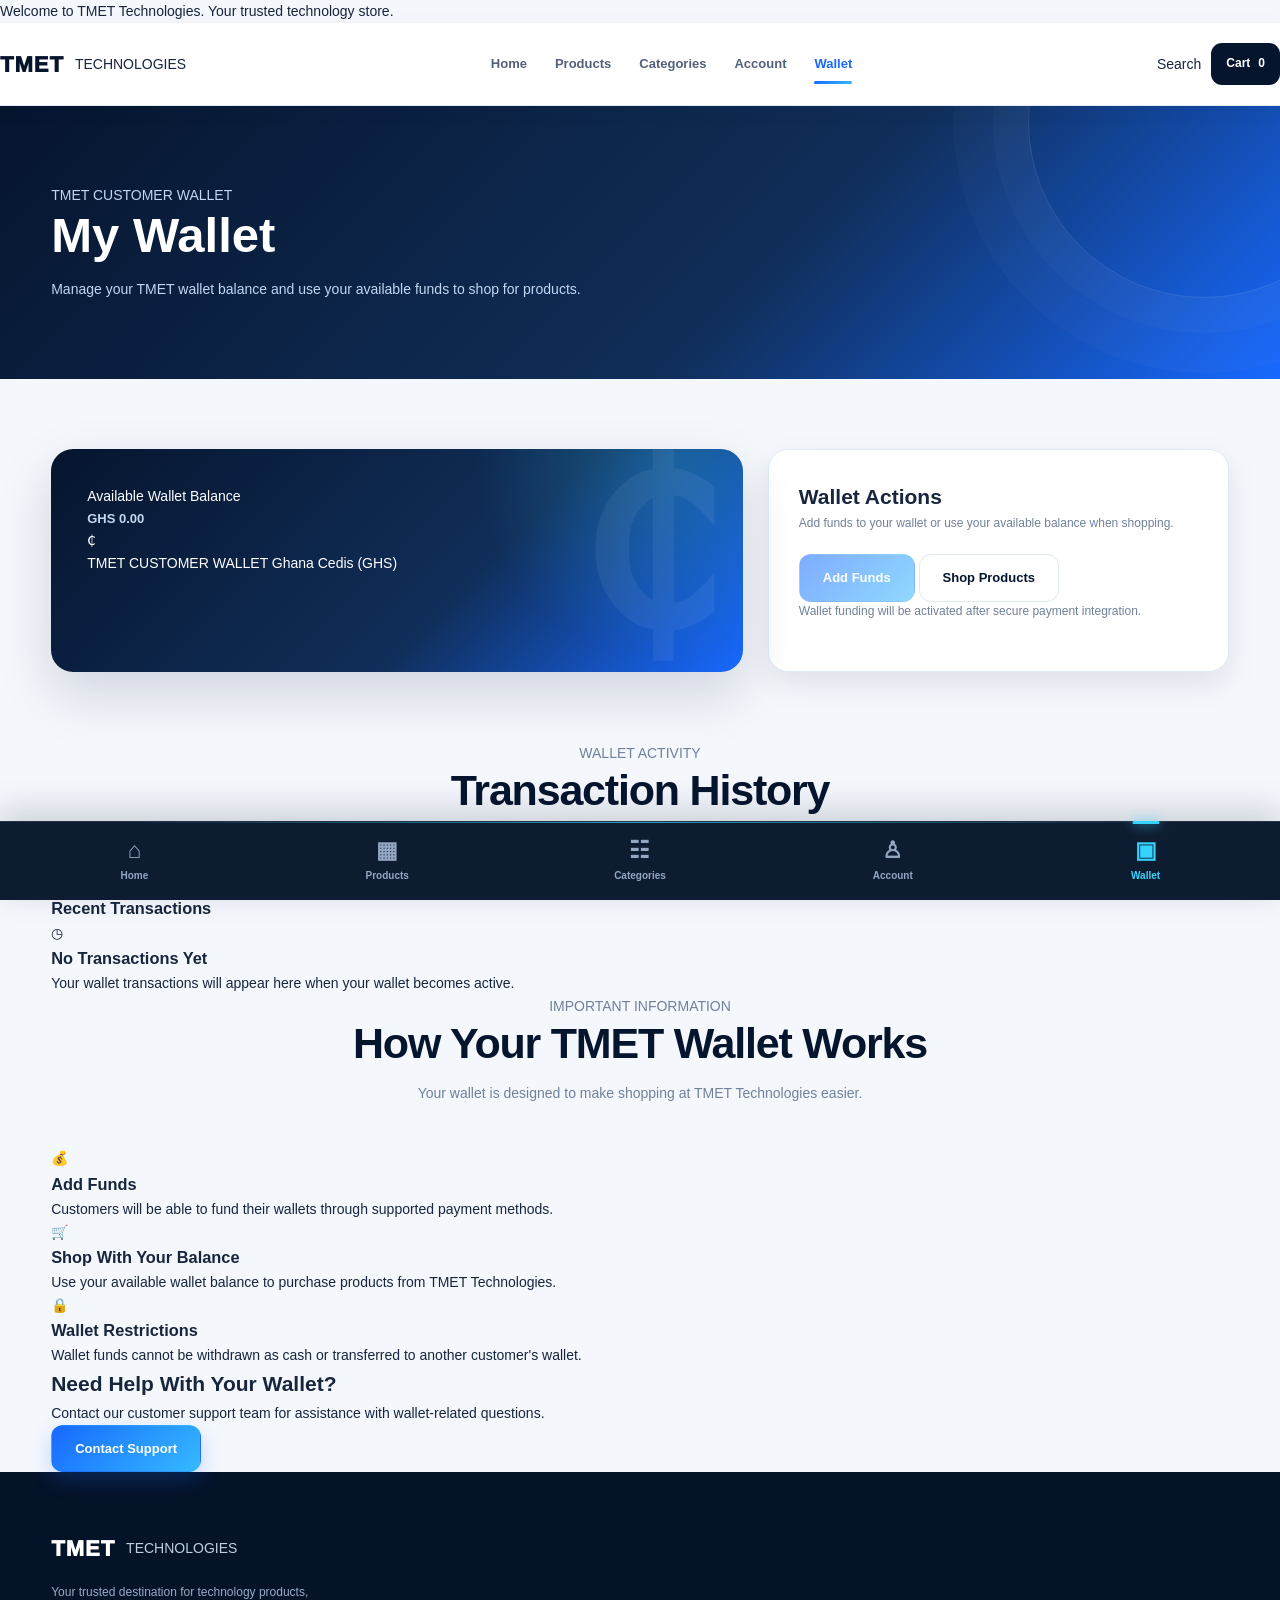
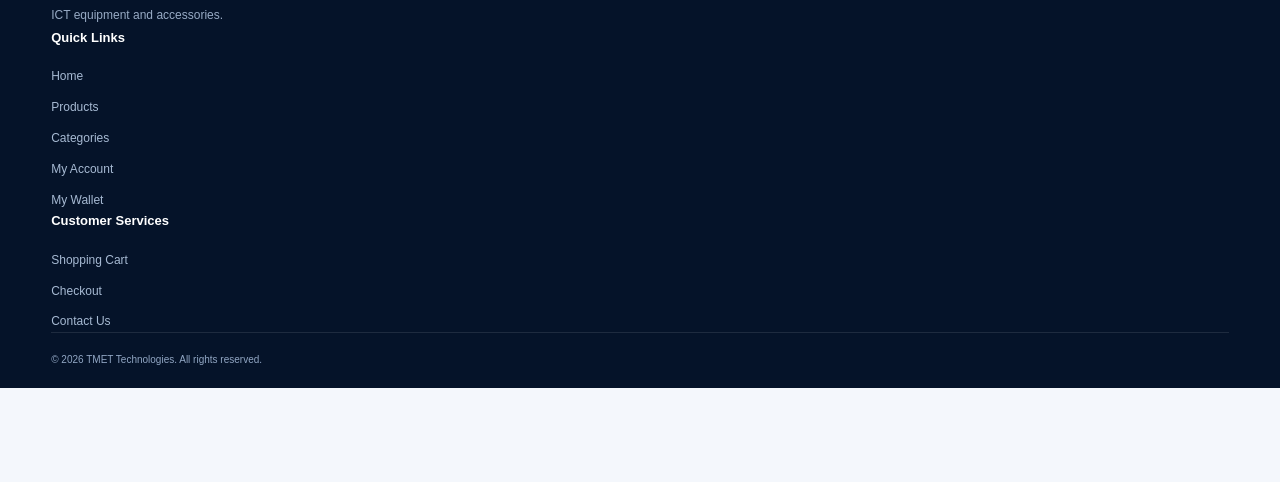
<file: wallet.html>
<!DOCTYPE html>
<html lang="en">

<head>
    <meta charset="UTF-8">
    <meta name="viewport" content="width=device-width, initial-scale=1.0">

    <title>My Wallet | TMET Technologies</title>

    <meta name="description" content="View your TMET Technologies wallet, available balance and wallet transactions.">

    <meta name="theme-color" content="#071a35">

    <link rel="stylesheet" href="style.css">
    <script src="script.js" defer></script>
</head>

<body>

    <!-- ANNOUNCEMENT BAR -->
    <div class="announcement-bar">
        <p>Welcome to TMET Technologies. Your trusted technology store.</p>
    </div>


    <!-- HEADER -->
    <header class="site-header">

        <div class="header-container">

            <a href="index.html" class="brand">
                <span class="brand-name">TMET</span>
                <span class="brand-tagline">TECHNOLOGIES</span>
            </a>

            <button
                class="menu-toggle"
                id="menu-toggle"
                aria-label="Open navigation menu"
                aria-expanded="false"
            >
                <span></span>
                <span></span>
                <span></span>
            </button>

            <nav class="main-navigation" id="main-navigation">

                <a href="index.html">Home</a>
                <a href="products.html">Products</a>
                <a href="categories.html">Categories</a>
                <a href="account.html">Account</a>

                <a href="wallet.html" class="active" aria-current="page">
                    Wallet
                </a>

            </nav>

            <div class="header-actions">

                <a href="products.html" class="search-focus-button">
                    Search
                </a>

                <a href="cart.html" class="cart-button">
                    Cart
                    <span id="cart-count">0</span>
                </a>

            </div>

        </div>

    </header>


    <!-- MAIN CONTENT -->
    <main>

        <!-- PAGE INTRODUCTION -->
        <section class="page-hero">

            <div class="container">

                <p class="section-label">TMET CUSTOMER WALLET</p>

                <h1>My Wallet</h1>

                <p>
                    Manage your TMET wallet balance and use your
                    available funds to shop for products.
                </p>

            </div>

        </section>


        <!-- WALLET DASHBOARD -->
        <section class="wallet-section">

            <div class="container">

                <div class="wallet-dashboard">


                    <!-- BALANCE CARD -->
                    <div class="wallet-balance-card">

                        <div class="wallet-balance-top">

                            <div>
                                <p>Available Wallet Balance</p>

                                <h2>GHS 0.00</h2>
                            </div>

                            <div class="wallet-symbol">
                                ₵
                            </div>

                        </div>


                        <div class="wallet-card-footer">

                            <span>TMET CUSTOMER WALLET</span>

                            <span>Ghana Cedis (GHS)</span>

                        </div>

                    </div>


                    <!-- WALLET ACTIONS -->
                    <div class="wallet-actions-card">

                        <h2>Wallet Actions</h2>

                        <p>
                            Add funds to your wallet or use your
                            available balance when shopping.
                        </p>


                        <div class="wallet-action-buttons">

                            <button
                                type="button"
                                class="primary-button"
                                disabled
                            >
                                Add Funds
                            </button>

                            <a
                                href="products.html"
                                class="secondary-button"
                            >
                                Shop Products
                            </a>

                        </div>

                        <p class="wallet-status-note">
                            Wallet funding will be activated after
                            secure payment integration.
                        </p>

                    </div>

                </div>

            </div>

        </section>


        <!-- TRANSACTION HISTORY -->
        <section class="wallet-transactions-section">

            <div class="container">

                <div class="section-heading">

                    <div>

                        <p class="section-label">WALLET ACTIVITY</p>

                        <h2>Transaction History</h2>

                        <p>
                            Review your wallet funding and purchases.
                        </p>

                    </div>

                </div>


                <div class="transaction-card">

                    <div class="transaction-header">

                        <h3>Recent Transactions</h3>

                    </div>


                    <div class="transaction-empty-state">

                        <div class="transaction-empty-icon">
                            ◷
                        </div>

                        <h3>No Transactions Yet</h3>

                        <p>
                            Your wallet transactions will appear
                            here when your wallet becomes active.
                        </p>

                    </div>

                </div>

            </div>

        </section>


        <!-- WALLET RULES -->
        <section class="wallet-rules-section">

            <div class="container">

                <div class="section-heading">

                    <p class="section-label">IMPORTANT INFORMATION</p>

                    <h2>How Your TMET Wallet Works</h2>

                    <p>
                        Your wallet is designed to make shopping
                        at TMET Technologies easier.
                    </p>

                </div>


                <div class="wallet-rules-grid">


                    <div class="wallet-rule-card">

                        <div class="wallet-rule-icon">💰</div>

                        <h3>Add Funds</h3>

                        <p>
                            Customers will be able to fund their
                            wallets through supported payment methods.
                        </p>

                    </div>


                    <div class="wallet-rule-card">

                        <div class="wallet-rule-icon">🛒</div>

                        <h3>Shop With Your Balance</h3>

                        <p>
                            Use your available wallet balance
                            to purchase products from TMET Technologies.
                        </p>

                    </div>


                    <div class="wallet-rule-card">

                        <div class="wallet-rule-icon">🔒</div>

                        <h3>Wallet Restrictions</h3>

                        <p>
                            Wallet funds cannot be withdrawn as cash
                            or transferred to another customer's wallet.
                        </p>

                    </div>


                </div>

            </div>

        </section>


        <!-- CUSTOMER SUPPORT -->
        <section class="shopping-support">

            <div class="container">

                <div class="support-content">

                    <h2>Need Help With Your Wallet?</h2>

                    <p>
                        Contact our customer support team
                        for assistance with wallet-related questions.
                    </p>

                    <a href="contact.html" class="primary-button">
                        Contact Support
                    </a>

                </div>

            </div>

        </section>

    </main>


    <!-- FOOTER -->
    <footer class="site-footer">

        <div class="container">

            <div class="footer-content">

                <div class="footer-brand">

                    <a href="index.html" class="brand">
                        <span class="brand-name">TMET</span>
                        <span class="brand-tagline">TECHNOLOGIES</span>
                    </a>

                    <p>
                        Your trusted destination for technology products,
                        ICT equipment and accessories.
                    </p>

                </div>


                <div class="footer-links">

                    <h3>Quick Links</h3>

                    <a href="index.html">Home</a>
                    <a href="products.html">Products</a>
                    <a href="categories.html">Categories</a>
                    <a href="account.html">My Account</a>
                    <a href="wallet.html">My Wallet</a>

                </div>


                <div class="footer-links">

                    <h3>Customer Services</h3>

                    <a href="cart.html">Shopping Cart</a>
                    <a href="checkout.html">Checkout</a>
                    <a href="contact.html">Contact Us</a>

                </div>

            </div>


            <div class="footer-bottom">

                <p>
                    &copy; <span id="current-year"></span>
                    TMET Technologies. All rights reserved.
                </p>

            </div>

        </div>

    </footer>


    <!-- FIXED BOTTOM NAVIGATION -->
    <nav class="bottom-navigation" aria-label="Main navigation">

        <a href="index.html" class="bottom-nav-item">
            <span class="bottom-nav-icon">⌂</span>
            <span>Home</span>
        </a>

        <a href="products.html" class="bottom-nav-item">
            <span class="bottom-nav-icon">▦</span>
            <span>Products</span>
        </a>

        <a href="categories.html" class="bottom-nav-item">
            <span class="bottom-nav-icon">☷</span>
            <span>Categories</span>
        </a>

        <a href="account.html" class="bottom-nav-item">
            <span class="bottom-nav-icon">♙</span>
            <span>Account</span>
        </a>

        <a
            href="wallet.html"
            class="bottom-nav-item active"
            aria-current="page"
        >
            <span class="bottom-nav-icon">▣</span>
            <span>Wallet</span>
        </a>

    </nav>

</body>
</html>
</file>
<file: style.css>
/* =========================================================
   TMET TECHNOLOGIES
   PREMIUM E-COMMERCE DESIGN SYSTEM
   VERSION 1.0
   Navy • Royal Blue • Electric Blue • Cyan
========================================================= */


/* 1. DESIGN SYSTEM */

:root {
    --navy: #06152e;
    --navy-2: #0a2145;
    --navy-3: #102e59;
    --blue: #1769ff;
    --blue-2: #287dff;
    --cyan: #35d4ff;
    --blue-soft: #eaf3ff;

    --white: #ffffff;
    --background: #f4f7fc;
    --surface: #ffffff;
    --surface-2: #edf3fb;

    --text: #17253d;
    --muted: #71819a;
    --border: #e0e8f3;

    --success: #12a66a;
    --danger: #e34c61;
    --warning: #f4a62a;

    --gradient-main: linear-gradient(135deg, #06152e, #102e59 60%, #1769ff);
    --gradient-blue: linear-gradient(135deg, #1769ff, #35baff);
    --gradient-cyan: linear-gradient(135deg, #1769ff, #35d4ff);

    --shadow-sm: 0 5px 15px rgba(6, 21, 46, 0.05);
    --shadow: 0 12px 32px rgba(6, 21, 46, 0.09);
    --shadow-lg: 0 22px 55px rgba(6, 21, 46, 0.15);
    --shadow-blue: 0 12px 30px rgba(23, 105, 255, 0.23);

    --radius-sm: 10px;
    --radius: 16px;
    --radius-lg: 24px;
    --radius-xl: 32px;

    --transition: 0.3s cubic-bezier(.2,.7,.3,1);
}


/* 2. RESET AND BASE */

* {
    margin: 0;
    padding: 0;
    box-sizing: border-box;
}

html {
    scroll-behavior: smooth;
    scroll-padding-top: 100px;
}

body {
    font-family: Inter, -apple-system, BlinkMacSystemFont,
        "Segoe UI", Arial, sans-serif;
    background: var(--background);
    color: var(--text);
    line-height: 1.65;
    font-size: 14px;
    min-height: 100vh;
    padding-bottom: calc(94px + env(safe-area-inset-bottom));
    overflow-x: hidden;
    -webkit-font-smoothing: antialiased;
}

img {
    display: block;
    max-width: 100%;
}

a {
    color: inherit;
    text-decoration: none;
}

button,
input,
select,
textarea {
    font: inherit;
}

button {
    cursor: pointer;
}

ul {
    list-style: none;
}

.container {
    width: min(1200px, 92%);
    margin: 0 auto;
}

section {
    position: relative;
}

::selection {
    background: var(--blue);
    color: var(--white);
}

:focus-visible {
    outline: 3px solid rgba(53, 212, 255, .65);
    outline-offset: 3px;
}

.skip-link {
    position: absolute;
    top: -100px;
    left: 15px;
    z-index: 10000;
    background: var(--blue);
    color: white;
    padding: 12px 18px;
    border-radius: 8px;
}

.skip-link:focus {
    top: 15px;
}


/* 3. GLOBAL ANIMATIONS */

@keyframes fadeUp {
    from {
        opacity: 0;
        transform: translateY(28px);
    }
    to {
        opacity: 1;
        transform: translateY(0);
    }
}

@keyframes fadeIn {
    from { opacity: 0; }
    to { opacity: 1; }
}

@keyframes float {
    0%, 100% {
        transform: translateY(0);
    }
    50% {
        transform: translateY(-13px);
    }
}

@keyframes floatSlow {
    0%, 100% {
        transform: translateY(0) rotate(0);
    }
    50% {
        transform: translateY(-18px) rotate(2deg);
    }
}

@keyframes pulseGlow {
    0%, 100% {
        box-shadow: 0 0 15px rgba(53, 212, 255, .12);
    }
    50% {
        box-shadow: 0 0 35px rgba(53, 212, 255, .35);
    }
}

@keyframes orbit {
    from { transform: rotate(0deg); }
    to { transform: rotate(360deg); }
}

@keyframes shimmer {
    0% { background-position: -200% center; }
    100% { background-position: 200% center; }
}

@keyframes gradientMove {
    0%, 100% { background-position: 0% 50%; }
    50% { background-position: 100% 50%; }
}

@keyframes blink {
    0%, 100% { opacity: 1; }
    50% { opacity: .4; }
}

@keyframes popIn {
    0% {
        opacity: 0;
        transform: scale(.85);
    }
    100% {
        opacity: 1;
        transform: scale(1);
    }
}

@keyframes navBounce {
    0%, 100% { transform: translateY(0); }
    45% { transform: translateY(-5px); }
}

@keyframes borderGlow {
    0%, 100% { border-color: rgba(53, 212, 255, .2); }
    50% { border-color: rgba(53, 212, 255, .8); }
}

main {
    animation: fadeIn .65s ease both;
}

.hero-content {
    animation: fadeUp .85s ease both;
}

.hero-visual {
    animation: fadeUp 1s .15s ease both;
}

.section-heading {
    animation: fadeUp .7s ease both;
}

.highlight-item,
.category-card,
.info-card,
.product-card {
    animation: fadeUp .65s ease both;
}


/* 4. HEADER */

.site-header {
    position: sticky;
    top: 0;
    width: 100%;
    z-index: 1000;
    background: rgba(255, 255, 255, .94);
    backdrop-filter: blur(18px);
    -webkit-backdrop-filter: blur(18px);
    border-bottom: 1px solid rgba(224, 232, 243, .85);
    box-shadow: 0 4px 25px rgba(6, 21, 46, .035);
}

.header-container {
    min-height: 82px;
    display: flex;
    align-items: center;
    justify-content: space-between;
    gap: 24px;
}

.brand {
    display: inline-flex;
    align-items: center;
    gap: 11px;
    flex-shrink: 0;
}

.brand-symbol {
    width: 43px;
    height: 43px;
    display: grid;
    place-items: center;
    color: var(--white);
    background: var(--gradient-blue);
    border-radius: 13px;
    font-size: 25px;
    font-weight: 950;
    font-style: italic;
    box-shadow: 0 7px 18px rgba(23, 105, 255, .3);
    position: relative;
    overflow: hidden;
    transition: var(--transition);
}

.brand-symbol::after {
    content: "";
    position: absolute;
    width: 35px;
    height: 100px;
    background: rgba(255, 255, 255, .2);
    transform: rotate(35deg);
    left: -65px;
    top: -25px;
    transition: .6s;
}

.brand:hover .brand-symbol {
    transform: rotate(-5deg) scale(1.07);
}

.brand:hover .brand-symbol::after {
    left: 75px;
}

.brand-name {
    color: var(--navy);
    font-size: 22px;
    font-weight: 950;
    letter-spacing: 1px;
    line-height: 1.05;
}

.brand-name small {
    display: block;
    color: var(--blue);
    font-size: 9px;
    letter-spacing: 3px;
    font-weight: 850;
    margin-top: 5px;
}

.main-navigation {
    display: flex;
    align-items: center;
    gap: 28px;
}

.main-navigation a {
    position: relative;
    color: #52627a;
    font-size: 13px;
    font-weight: 700;
    padding: 10px 0;
    transition: var(--transition);
}

.main-navigation a::after {
    content: "";
    position: absolute;
    width: 0;
    height: 3px;
    left: 0;
    bottom: 1px;
    border-radius: 10px;
    background: var(--gradient-blue);
    transition: width .3s ease;
}

.main-navigation a:hover,
.main-navigation a.active {
    color: var(--blue);
}

.main-navigation a:hover::after,
.main-navigation a.active::after {
    width: 100%;
}

.header-actions {
    display: flex;
    align-items: center;
    gap: 10px;
}

.header-search-button,
.cart-button {
    min-height: 42px;
    display: inline-flex;
    align-items: center;
    justify-content: center;
    gap: 8px;
    padding: 9px 15px;
    border-radius: 11px;
    font-size: 12px;
    font-weight: 750;
    transition: var(--transition);
}

.header-search-button {
    color: var(--navy);
    background: var(--surface-2);
}

.header-search-button span {
    font-size: 20px;
}

.header-search-button:hover {
    color: var(--blue);
    background: var(--blue-soft);
}

.cart-button {
    color: var(--white);
    background: var(--navy);
}

.cart-button:hover {
    background: var(--blue);
    transform: translateY(-2px);
    box-shadow: var(--shadow-blue);
}

.cart-count {
    min-width: 21px;
    height: 21px;
    display: inline-grid;
    place-items: center;
    border-radius: 50%;
    background: var(--cyan);
    color: var(--navy);
    font-size: 10px;
    font-weight: 900;
}


/* 5. MOBILE MENU */

.menu-toggle {
    display: none;
    width: 43px;
    height: 43px;
    background: var(--surface-2);
    border: 1px solid var(--border);
    border-radius: 11px;
    flex-direction: column;
    align-items: center;
    justify-content: center;
    gap: 5px;
}

.menu-toggle span {
    display: block;
    width: 19px;
    height: 2px;
    background: var(--navy);
    border-radius: 5px;
    transition: var(--transition);
}

.menu-toggle:hover {
    background: var(--blue-soft);
}

.menu-toggle[aria-expanded="true"] span:first-child {
    transform: translateY(7px) rotate(45deg);
}

.menu-toggle[aria-expanded="true"] span:nth-child(2) {
    opacity: 0;
}

.menu-toggle[aria-expanded="true"] span:last-child {
    transform: translateY(-7px) rotate(-45deg);
}


/* 6. BUTTON SYSTEM */

.button,
.primary-button,
.secondary-button {
    min-height: 47px;
    display: inline-flex;
    align-items: center;
    justify-content: center;
    gap: 10px;
    padding: 12px 23px;
    border: 1px solid transparent;
    border-radius: 12px;
    font-size: 13px;
    font-weight: 800;
    text-align: center;
    transition: var(--transition);
    position: relative;
    overflow: hidden;
}

.button-primary,
.primary-button {
    color: var(--white);
    background: var(--gradient-blue);
    box-shadow: 0 8px 20px rgba(23, 105, 255, .22);
}

.button-primary::before,
.primary-button::before {
    content: "";
    position: absolute;
    top: 0;
    left: -120%;
    width: 80%;
    height: 100%;
    background: linear-gradient(
        110deg,
        transparent,
        rgba(255,255,255,.25),
        transparent
    );
    transition: .6s;
}

.button-primary:hover::before,
.primary-button:hover::before {
    left: 140%;
}

.button-primary:hover,
.primary-button:hover {
    color: var(--white);
    transform: translateY(-4px);
    box-shadow: var(--shadow-blue);
}

.button-outline,
.secondary-button {
    background: rgba(255,255,255,.07);
    border-color: rgba(255,255,255,.4);
    color: var(--white);
}

.button-outline:hover {
    background: var(--white);
    color: var(--navy);
    transform: translateY(-3px);
}

.secondary-button {
    color: var(--navy);
    background: var(--white);
    border-color: var(--border);
}

.secondary-button:hover {
    color: var(--blue);
    border-color: var(--blue);
    transform: translateY(-3px);
}

button:disabled,
.button:disabled,
.primary-button:disabled {
    opacity: .55;
    cursor: not-allowed;
    transform: none;
    box-shadow: none;
}


/* 7. EYEBROWS AND HEADINGS */

.eyebrow {
    display: inline-flex;
    align-items: center;
    gap: 9px;
    color: var(--blue);
    font-size: 10px;
    font-weight: 900;
    letter-spacing: 2px;
    text-transform: uppercase;
    margin-bottom: 15px;
}

.section-heading {
    max-width: 720px;
    margin: 0 auto 42px;
    text-align: center;
}

.section-heading h2 {
    color: var(--navy);
    font-size: clamp(28px, 4vw, 43px);
    font-weight: 900;
    line-height: 1.17;
    letter-spacing: -1.2px;
    margin-bottom: 14px;
}

.section-heading h2 span,
.about-content h2 span,
.delivery-notice h2 span {
    color: var(--blue);
}

.section-heading p {
    max-width: 630px;
    margin: 0 auto;
    color: var(--muted);
    font-size: 14px;
}

.page-main {
    min-height: 65vh;
}

.page-hero {
    position: relative;
    overflow: hidden;
    padding: 78px 0;
    color: var(--white);
    background: var(--gradient-main);
}

.page-hero::after {
    content: "";
    position: absolute;
    width: 350px;
    height: 350px;
    right: -100px;
    top: -160px;
    border: 1px solid rgba(255,255,255,.12);
    border-radius: 50%;
    box-shadow: 0 0 0 35px rgba(255,255,255,.025),
                0 0 0 75px rgba(255,255,255,.02);
}

.page-hero h1 {
    font-size: clamp(32px, 5vw, 49px);
    line-height: 1.15;
    font-weight: 900;
    margin-bottom: 14px;
}

.page-hero p {
    color: #c2d7f4;
    max-width: 680px;
}

.page-content {
    padding: 70px 0;
}

.page-title {
    color: var(--navy);
    font-size: 30px;
    margin-bottom: 12px;
}

.page-description {
    color: var(--muted);
    margin-bottom: 30px;
}


/* 8. HOMEPAGE HERO */

.hero-section {
    min-height: 610px;
    padding: 85px 0 95px;
    overflow: hidden;
    color: var(--white);
    background:
        radial-gradient(circle at 75% 30%, rgba(23,105,255,.27), transparent 30%),
        radial-gradient(circle at 15% 100%, rgba(53,212,255,.12), transparent 30%),
        linear-gradient(125deg, #06152e 0%, #0a2145 55%, #102e59 100%);
}

.hero-section::before {
    content: "";
    position: absolute;
    width: 550px;
    height: 550px;
    top: -280px;
    left: -170px;
    border: 1px solid rgba(53,212,255,.13);
    border-radius: 50%;
    box-shadow:
        0 0 0 45px rgba(53,212,255,.025),
        0 0 0 100px rgba(53,212,255,.02);
    pointer-events: none;
}

.hero-background-glow {
    position: absolute;
    width: 420px;
    height: 420px;
    right: 5%;
    bottom: -200px;
    border-radius: 50%;
    background: rgba(23,105,255,.2);
    filter: blur(90px);
    animation: floatSlow 8s ease-in-out infinite;
}

.hero-container {
    display: grid;
    grid-template-columns: 1.05fr .95fr;
    align-items: center;
    gap: 45px;
    position: relative;
    z-index: 1;
}

.hero-content {
    max-width: 620px;
}

.hero-content .eyebrow {
    color: var(--cyan);
    margin-bottom: 23px;
}

.status-dot {
    display: inline-block;
    width: 8px;
    height: 8px;
    border-radius: 50%;
    background: var(--cyan);
    box-shadow: 0 0 12px var(--cyan);
    animation: blink 1.8s infinite;
}

.hero-content h1 {
    color: var(--white);
    font-size: clamp(42px, 5.5vw, 66px);
    font-weight: 950;
    line-height: 1.08;
    letter-spacing: -2.5px;
    margin-bottom: 24px;
}

.hero-content h1 span {
    display: block;
    background: linear-gradient(90deg, #48c7ff, #8be9ff, #ffffff);
    background-size: 200% auto;
    -webkit-background-clip: text;
    background-clip: text;
    color: transparent;
    animation: shimmer 5s linear infinite;
}

.hero-description {
    max-width: 550px;
    color: #c0d1e8;
    font-size: 15px;
    line-height: 1.9;
    margin-bottom: 30px;
}

.hero-buttons {
    display: flex;
    flex-wrap: wrap;
    gap: 13px;
}

.hero-note {
    display: flex;
    align-items: center;
    gap: 11px;
    color: #9eb6d4;
    font-size: 12px;
    font-weight: 700;
    letter-spacing: 1px;
    margin-top: 33px;
}

.hero-note-line {
    width: 30px;
    height: 2px;
    background: var(--cyan);
}


/* 9. HERO VISUAL AND FLOATING CARDS */

.hero-visual {
    min-height: 420px;
    position: relative;
    display: grid;
    place-items: center;
}

.visual-card {
    width: min(100%, 440px);
    min-height: 365px;
    padding: 23px;
    position: relative;
    z-index: 2;
    overflow: hidden;
    border: 1px solid rgba(255,255,255,.2);
    border-radius: 26px;
    background: linear-gradient(
        145deg,
        rgba(255,255,255,.14),
        rgba(255,255,255,.045)
    );
    backdrop-filter: blur(20px);
    -webkit-backdrop-filter: blur(20px);
    box-shadow: 0 25px 70px rgba(0,0,0,.25);
    animation: floatSlow 7s ease-in-out infinite;
}

.visual-card::before {
    content: "";
    position: absolute;
    width: 250px;
    height: 250px;
    right: -110px;
    top: 50px;
    background: rgba(53,212,255,.13);
    border-radius: 50%;
    filter: blur(45px);
}

.visual-top,
.visual-bottom {
    display: flex;
    align-items: center;
    justify-content: space-between;
    gap: 10px;
    position: relative;
    z-index: 1;
}

.visual-brand {
    display: flex;
    align-items: center;
    gap: 8px;
    color: white;
    font-size: 10px;
    font-weight: 900;
    letter-spacing: 1px;
}

.visual-brand-icon {
    display: grid;
    place-items: center;
    width: 27px;
    height: 27px;
    border-radius: 8px;
    background: var(--gradient-blue);
    font-size: 15px;
}

.visual-indicator {
    color: var(--cyan);
    font-size: 9px;
    font-weight: 850;
    letter-spacing: 1px;
}

.hero-shopping-content {
    text-align: center;
    position: relative;
    z-index: 1;
    padding: 27px 10px;
}

.hero-shopping-symbol {
    width: 88px;
    height: 88px;
    margin: 0 auto 16px;
    display: grid;
    place-items: center;
    border-radius: 27px;
    border: 1px solid rgba(255,255,255,.3);
    background: linear-gradient(135deg, #1769ff, #35d4ff);
    box-shadow: 0 12px 40px rgba(23,105,255,.35);
    animation: pulseGlow 3s infinite;
}

.hero-shopping-symbol span {
    color: white;
    font-size: 55px;
    font-weight: 950;
    font-style: italic;
}

.visual-caption {
    display: block;
    color: var(--cyan);
    font-size: 8px;
    font-weight: 900;
    letter-spacing: 1.7px;
    margin-bottom: 10px;
}

.hero-shopping-content h2 {
    color: white;
    font-size: 27px;
    font-weight: 900;
    line-height: 1.2;
}

.hero-shopping-content h2 span {
    display: block;
    color: #78dfff;
}

.hero-shopping-content p {
    color: #bfd0e7;
    font-size: 12px;
    margin: 12px 0 19px;
}

.visual-bottom {
    border-top: 1px solid rgba(255,255,255,.13);
    padding-top: 16px;
    color: #b8cce5;
    font-size: 9px;
    font-weight: 850;
    letter-spacing: 2px;
}

.hero-orbit {
    position: absolute;
    border: 1px solid rgba(53,212,255,.18);
    border-radius: 50%;
    pointer-events: none;
}

.hero-orbit-one {
    width: 440px;
    height: 440px;
    animation: orbit 30s linear infinite;
}

.hero-orbit-two {
    width: 500px;
    height: 500px;
    border-style: dashed;
    opacity: .45;
    animation: orbit 45s linear infinite reverse;
}

.floating-tech-card {
    position: absolute;
    z-index: 3;
    display: flex;
    align-items: center;
    gap: 11px;
    padding: 13px 16px;
    border: 1px solid rgba(255,255,255,.2);
    border-radius: 14px;
    background: rgba(11,35,72,.83);
    backdrop-filter: blur(15px);
    box-shadow: 0 12px 30px rgba(0,0,0,.2);
    animation: float 5s ease-in-out infinite;
}

.floating-card-one {
    left: -20px;
    top: 55px;
}

.floating-card-two {
    right: -25px;
    bottom: 55px;
    animation-delay: 1.5s;
}

.floating-card-icon {
    display: grid;
    place-items: center;
    width: 35px;
    height: 35px;
    border-radius: 10px;
    background: rgba(53,212,255,.13);
    color: var(--cyan);
    font-size: 21px;
}

.floating-tech-card strong,
.floating-tech-card small {
    display: block;
}

.floating-tech-card strong {
    color: white;
    font-size: 11px;
}

.floating-tech-card small {
    color: #b2c7e3;
    font-size: 9px;
}


/* 10. STORE HIGHLIGHTS */

.store-highlights {
    position: relative;
    z-index: 4;
    background: white;
    padding: 28px 0;
    box-shadow: 0 10px 35px rgba(6,21,46,.04);
}

.highlights-grid {
    display: grid;
    grid-template-columns: repeat(3, 1fr);
    gap: 22px;
}

.highlight-item {
    display: flex;
    align-items: center;
    gap: 15px;
    padding: 10px;
    transition: var(--transition);
}

.highlight-item:hover {
    transform: translateY(-4px);
}

.highlight-icon {
    width: 46px;
    height: 46px;
    flex-shrink: 0;
    display: grid;
    place-items: center;
    border-radius: 14px;
    color: var(--blue);
    background: var(--blue-soft);
    font-size: 13px;
    font-weight: 950;
}

.highlight-item h3 {
    color: var(--navy);
    font-size: 13px;
    font-weight: 850;
    margin-bottom: 3px;
}

.highlight-item p {
    color: var(--muted);
    font-size: 11px;
}


/* 11. SECTION SPACING AND BACKGROUNDS */

.section-padding {
    padding: 90px 0;
}

.categories-section {
    background:
        radial-gradient(circle at 0 20%, rgba(23,105,255,.045), transparent 25%),
        var(--background);
}

.shopping-section,
.store-highlights {
    background: white;
}

.about-section,
.mission-section {
    background: #f0f5fc;
}

.contact-section {
    background: white;
}


/* 12. CATEGORY CARDS */

.category-grid {
    display: grid;
    grid-template-columns: repeat(3, minmax(0, 1fr));
    gap: 22px;
}

.category-card {
    min-height: 250px;
    position: relative;
    display: flex;
    flex-direction: column;
    align-items: flex-start;
    padding: 27px;
    overflow: hidden;
    border: 1px solid var(--border);
    border-radius: 19px;
    background: white;
    box-shadow: var(--shadow-sm);
    transition: var(--transition);
}

.category-card::before {
    content: "";
    position: absolute;
    width: 150px;
    height: 150px;
    right: -75px;
    top: -75px;
    border-radius: 50%;
    background: rgba(23,105,255,.06);
    transition: .5s;
}

.category-card:hover {
    transform: translateY(-9px);
    border-color: rgba(23,105,255,.35);
    box-shadow: var(--shadow-lg);
}

.category-card:hover::before {
    transform: scale(2.5);
    background: rgba(23,105,255,.1);
}

.category-icon {
    width: 55px;
    height: 55px;
    display: grid;
    place-items: center;
    margin-bottom: 19px;
    border-radius: 16px;
    color: var(--blue);
    background: linear-gradient(135deg, #eaf3ff, #dceaff);
    font-size: 27px;
    font-weight: 900;
    transition: var(--transition);
}

.category-card:hover .category-icon {
    color: white;
    background: var(--gradient-blue);
    transform: rotate(-7deg) scale(1.08);
}

.category-number {
    color: #91a1b9;
    font-size: 9px;
    font-weight: 900;
    letter-spacing: 1.5px;
    margin-bottom: 8px;
}

.category-card h2,
.category-card h3 {
    color: var(--navy);
    font-size: 18px;
    font-weight: 850;
    margin-bottom: 8px;
}

.category-card p {
    color: var(--muted);
    font-size: 12px;
    line-height: 1.8;
}

.category-link {
    color: var(--blue);
    font-size: 11px;
    font-weight: 850;
    margin-top: auto;
    padding-top: 17px;
    transition: var(--transition);
}

.category-card:hover .category-link {
    transform: translateX(5px);
}

.section-action {
    text-align: center;
    margin-top: 35px;
}


/* 13. ABOUT SECTION */

.about-grid {
    display: grid;
    grid-template-columns: 1fr 1fr;
    align-items: center;
    gap: 65px;
}

.about-content h2 {
    color: var(--navy);
    font-size: clamp(30px, 4vw, 43px);
    font-weight: 950;
    line-height: 1.2;
    letter-spacing: -1.3px;
    margin-bottom: 22px;
}

.about-content p {
    color: var(--muted);
    font-size: 14px;
    line-height: 1.9;
    margin-bottom: 16px;
}

.about-content .button {
    margin-top: 15px;
}

.about-panel {
    min-height: 390px;
    position: relative;
    display: grid;
    place-items: center;
    padding: 35px;
    overflow: hidden;
    border-radius: 27px;
    background: var(--gradient-main);
    box-shadow: var(--shadow-lg);
}

.about-panel::before,
.about-panel::after {
    content: "";
    position: absolute;
    border: 1px solid rgba(255,255,255,.14);
    border-radius: 50%;
}

.about-panel::before {
    width: 350px;
    height: 350px;
    top: -170px;
    right: -110px;
}

.about-panel::after {
    width: 250px;
    height: 250px;
    bottom: -130px;
    left: -70px;
}

.about-panel-decoration {
    position: absolute;
    inset: 0;
    background: radial-gradient(circle at center, rgba(53,212,255,.2), transparent 65%);
    animation: pulseGlow 5s infinite;
}

.about-panel-content {
    position: relative;
    z-index: 1;
    text-align: center;
}

.large-symbol {
    width: 110px;
    height: 110px;
    display: grid;
    place-items: center;
    margin: 0 auto 22px;
    border: 1px solid rgba(255,255,255,.3);
    border-radius: 30px;
    color: white;
    background: linear-gradient(135deg, #1769ff, #35d4ff);
    font-size: 77px;
    font-weight: 950;
    font-style: italic;
    box-shadow: 0 15px 40px rgba(0,0,0,.2);
}

.about-panel-label {
    color: var(--cyan);
    font-size: 9px;
    font-weight: 900;
    letter-spacing: 3px;
}

.about-panel h3 {
    color: white;
    font-size: 23px;
    font-weight: 950;
    letter-spacing: 2px;
    margin-top: 9px;
}

.about-panel p {
    color: #c2d6ef;
    font-size: 12px;
    margin-top: 8px;
}

.about-panel-footer {
    position: absolute;
    bottom: 20px;
    left: 25px;
    right: 25px;
    display: flex;
    justify-content: space-between;
    color: #b7cce6;
    font-size: 9px;
    font-weight: 800;
    letter-spacing: 1.5px;
}


/* 14. DELIVERY AND INFO CARDS */

.mission-section {
    background: #f0f5fc;
}

.three-column-grid {
    display: grid;
    grid-template-columns: repeat(3, minmax(0, 1fr));
    gap: 22px;
}

.info-card {
    padding: 30px;
    border: 1px solid var(--border);
    border-radius: 18px;
    background: white;
    box-shadow: var(--shadow-sm);
    transition: var(--transition);
}

.info-card:hover {
    transform: translateY(-8px);
    border-color: var(--blue);
    box-shadow: var(--shadow);
}

.card-icon {
    width: 48px;
    height: 48px;
    display: grid;
    place-items: center;
    margin-bottom: 20px;
    border-radius: 14px;
    color: white;
    background: var(--gradient-blue);
    font-size: 14px;
    font-weight: 900;
}

.info-card h3 {
    color: var(--navy);
    font-size: 16px;
    margin-bottom: 9px;
}

.info-card p {
    color: var(--muted);
    font-size: 12px;
    line-height: 1.8;
}


/* 15. CUSTOMER SUPPORT BANNER */

.delivery-notice {
    position: relative;
    overflow: hidden;
    padding: 65px 35px;
    text-align: center;
    border-radius: 26px;
    color: white;
    background:
        radial-gradient(circle at 80% 0%, rgba(53,212,255,.2), transparent 30%),
        var(--gradient-main);
    box-shadow: var(--shadow-lg);
}

.delivery-notice::after {
    content: "";
    position: absolute;
    width: 260px;
    height: 260px;
    right: -100px;
    bottom: -170px;
    border: 1px solid rgba(255,255,255,.2);
    border-radius: 50%;
    box-shadow: 0 0 0 35px rgba(255,255,255,.025);
}

.delivery-notice > * {
    position: relative;
    z-index: 1;
}

.delivery-notice .eyebrow {
    color: var(--cyan);
}

.delivery-notice h2 {
    color: white;
    font-size: clamp(27px, 4vw, 42px);
    font-weight: 950;
    line-height: 1.2;
    margin-bottom: 17px;
}

.delivery-notice h2 span {
    color: #70ddff;
}

.delivery-notice p {
    max-width: 620px;
    margin: 0 auto 25px;
    color: #c5d8f0;
    font-size: 13px;
}

.delivery-notice .button {
    background: white;
    color: var(--navy);
}

.delivery-notice .button:hover {
    color: white;
    background: var(--blue);
}


/* 16. GENERAL CARD SYSTEM */

.card,
.feature-card,
.highlight-card,
.product-card,
.account-card,
.contact-card,
.checkout-card,
.contact-form-container {
    background: white;
    border: 1px solid var(--border);
    border-radius: var(--radius);
    box-shadow: var(--shadow-sm);
    transition: var(--transition);
}

.card:hover,
.feature-card:hover,
.highlight-card:hover,
.product-card:hover {
    transform: translateY(-6px);
    box-shadow: var(--shadow);
}

.feature-grid,
.feature-grid,
.support-grid {
    display: grid;
    grid-template-columns: repeat(3, minmax(0, 1fr));
    gap: 22px;
}

.feature-card,
.highlight-card {
    padding: 27px;
}

.feature-card h3,
.highlight-card h3 {
    color: var(--navy);
    font-size: 17px;
    margin-bottom: 10px;
}

.feature-card p,
.highlight-card p {
    color: var(--muted);
    font-size: 13px;
}


/* 17. PRODUCTS PAGE */

.products-section {
    padding: 75px 0;
    background: var(--background);
}

.product-tools {
    display: grid;
    grid-template-columns: 1fr 220px;
    gap: 15px;
    margin-bottom: 24px;
}

.product-tools input,
.product-tools select {
    width: 100%;
    min-height: 49px;
    padding: 12px 16px;
    border: 1px solid var(--border);
    border-radius: 12px;
    background: white;
    color: var(--text);
    outline: none;
}

.product-tools input:focus,
.product-tools select:focus {
    border-color: var(--blue);
    box-shadow: 0 0 0 4px rgba(23,105,255,.09);
}

.product-results-count {
    color: var(--muted);
    font-size: 12px;
    margin-bottom: 18px;
}

.product-filters {
    display: flex;
    flex-wrap: wrap;
    gap: 9px;
    margin-bottom: 27px;
}

.filter-button {
    padding: 10px 17px;
    border: 1px solid var(--border);
    border-radius: 30px;
    color: #52627a;
    background: white;
    font-size: 11px;
    font-weight: 800;
    transition: var(--transition);
}

.filter-button:hover,
.filter-button.active {
    color: white;
    background: var(--navy);
    border-color: var(--navy);
    box-shadow: 0 5px 15px rgba(6,21,46,.15);
}

.product-grid {
    display: grid;
    grid-template-columns: repeat(3, minmax(0, 1fr));
    gap: 22px;
}

.product-card {
    overflow: hidden;
    position: relative;
}

.product-card:hover {
    transform: translateY(-8px);
    border-color: rgba(23,105,255,.25);
    box-shadow: var(--shadow-lg);
}

.product-card img {
    width: 100%;
    height: 220px;
    object-fit: contain;
    padding: 22px;
    background: linear-gradient(135deg, #f6f9ff, #eaf2ff);
    transition: transform .5s ease;
}

.product-card:hover img {
    transform: scale(1.07);
}

.product-card-content {
    padding: 21px;
}

.product-card h3 {
    color: var(--navy);
    font-size: 15px;
    font-weight: 850;
    margin-bottom: 8px;
}

.product-card p {
    color: var(--muted);
    font-size: 12px;
}

.product-price {
    color: var(--blue);
    font-size: 20px;
    font-weight: 950;
    margin: 13px 0;
}

.product-card button {
    width: 100%;
}

.product-grid:empty {
    display: none;
}

.empty-state {
    padding: 45px 20px;
    text-align: center;
    color: var(--muted);
    background: white;
    border: 1px solid var(--border);
    border-radius: var(--radius);
}


/* 18. ACCOUNT PAGE */

.account-section {
    padding: 70px 0;
}

.account-layout {
    display: grid;
    grid-template-columns: repeat(2, minmax(0, 1fr));
    gap: 25px;
    align-items: start;
}

.account-card {
    padding: 30px;
    box-shadow: var(--shadow);
}

.account-card h2 {
    color: var(--navy);
    font-size: 22px;
    margin-bottom: 22px;
}

.account-card .button,
.account-card .primary-button {
    width: 100%;
    margin-top: 10px;
}

.account-card small {
    display: block;
    color: var(--muted);
    font-size: 11px;
    margin-top: 13px;
}

.account-benefits {
    display: grid;
    grid-template-columns: repeat(3, minmax(0, 1fr));
    gap: 16px;
    margin-top: 35px;
}

.account-benefits > div,
.benefit-card {
    padding: 22px;
    border: 1px solid var(--border);
    border-radius: 15px;
    background: white;
}


/* 19. WALLET PAGE */

.wallet-section {
    padding: 70px 0;
}

.wallet-dashboard {
    display: grid;
    grid-template-columns: 1.2fr .8fr;
    gap: 25px;
}

.wallet-balance-card {
    padding: 36px;
    border-radius: 22px;
    color: white;
    background:
        radial-gradient(circle at 90% 5%, rgba(53,212,255,.25), transparent 30%),
        var(--gradient-main);
    box-shadow: var(--shadow-lg);
    position: relative;
    overflow: hidden;
}

.wallet-balance-card::after {
    content: "₵";
    position: absolute;
    right: 20px;
    bottom: -65px;
    color: rgba(255,255,255,.06);
    font-size: 230px;
    font-weight: 950;
}

.wallet-balance-card h2 {
    position: relative;
    z-index: 1;
    color: #c3d7f0;
    font-size: 13px;
}

.wallet-balance-card .balance-amount {
    position: relative;
    z-index: 1;
    font-size: clamp(34px, 5vw, 48px);
    font-weight: 950;
    margin: 18px 0;
}

.wallet-actions-card {
    padding: 30px;
    border: 1px solid var(--border);
    border-radius: 20px;
    background: white;
    box-shadow: var(--shadow);
}

.wallet-actions-card h3 {
    color: var(--navy);
    font-size: 18px;
    margin-bottom: 13px;
}

.wallet-actions-card p {
    color: var(--muted);
    font-size: 12px;
    margin-bottom: 20px;
}

.wallet-actions-card .button {
    width: 100%;
}

.wallet-history {
    margin-top: 30px;
    padding: 28px;
    border: 1px solid var(--border);
    border-radius: 18px;
    background: white;
}

.wallet-history h3 {
    color: var(--navy);
    margin-bottom: 18px;
}

.wallet-empty {
    padding: 40px 15px;
    text-align: center;
    color: var(--muted);
    font-size: 13px;
}


/* 20. CART PAGE */

.cart-page-section {
    padding: 70px 0;
}

.cart-page-layout {
    display: grid;
    grid-template-columns: 1fr 350px;
    gap: 25px;
    align-items: start;
}

.cart-page-items,
.cart-page-summary {
    padding: 27px;
    border: 1px solid var(--border);
    border-radius: 17px;
    background: white;
    box-shadow: var(--shadow-sm);
}

.cart-page-items h2,
.cart-page-summary h2 {
    color: var(--navy);
    font-size: 19px;
    margin-bottom: 20px;
}

.cart-page-summary {
    position: sticky;
    top: 110px;
}

.cart-page-summary .summary-row {
    display: flex;
    justify-content: space-between;
    gap: 15px;
    padding: 14px 0;
    border-bottom: 1px solid var(--border);
    color: var(--muted);
    font-size: 12px;
}

.cart-page-summary .summary-total {
    color: var(--navy);
    font-size: 17px;
    font-weight: 950;
    border-bottom: 0;
}

.cart-page-summary .button {
    width: 100%;
    margin-top: 17px;
}

.cart-page-empty {
    text-align: center;
    padding: 50px 15px;
    color: var(--muted);
}

.cart-page-empty h3 {
    color: var(--navy);
    margin-bottom: 10px;
}

.cart-page-empty p {
    font-size: 13px;
    margin-bottom: 20px;
}


/* 21. CHECKOUT PAGE */

.checkout-section {
    padding: 70px 0;
}

.checkout-layout {
    display: grid;
    grid-template-columns: 1fr 350px;
    gap: 25px;
    align-items: start;
}

.checkout-form {
    min-width: 0;
}

.checkout-card {
    padding: 27px;
    margin-bottom: 22px;
}

.checkout-card h2,
.checkout-card h3 {
    color: var(--navy);
    margin-bottom: 20px;
}

.checkout-grid {
    display: grid;
    grid-template-columns: repeat(2, minmax(0, 1fr));
    gap: 16px;
}

.checkout-summary-card {
    position: sticky;
    top: 110px;
    padding: 27px;
    border: 1px solid var(--border);
    border-radius: 17px;
    background: white;
    box-shadow: var(--shadow-sm);
}

.checkout-summary-card h3 {
    color: var(--navy);
    font-size: 18px;
    margin-bottom: 18px;
}

.checkout-summary-row {
    display: flex;
    justify-content: space-between;
    gap: 15px;
    padding: 13px 0;
    border-bottom: 1px solid var(--border);
    color: var(--muted);
    font-size: 12px;
}

.checkout-summary-total {
    color: var(--navy);
    font-size: 17px;
    font-weight: 950;
}

.checkout-summary-card .button {
    width: 100%;
    margin-top: 20px;
}

.radio-option {
    display: flex;
    align-items: flex-start;
    gap: 11px;
    padding: 15px;
    margin-bottom: 10px;
    border: 1px solid var(--border);
    border-radius: 12px;
    font-size: 12px;
    cursor: pointer;
    transition: var(--transition);
}

.radio-option:hover {
    border-color: var(--blue);
    background: var(--blue-soft);
}

.radio-option input {
    margin-top: 4px;
    accent-color: var(--blue);
}


/* 22. CONTACT PAGE */

.contact-section {
    padding: 70px 0;
}

.contact-layout {
    display: grid;
    grid-template-columns: .85fr 1.15fr;
    gap: 25px;
    align-items: start;
}

.contact-information h2,
.contact-form-container h2 {
    color: var(--navy);
    font-size: 23px;
    margin-bottom: 15px;
}

.contact-information > p,
.contact-form-container > p {
    color: var(--muted);
    font-size: 13px;
    margin-bottom: 22px;
}

.contact-card {
    padding: 24px;
    margin-bottom: 15px;
}

.contact-card h2,
.contact-card h3 {
    color: var(--navy);
    font-size: 17px;
    margin-bottom: 9px;
}

.contact-card p {
    color: var(--muted);
    font-size: 13px;
}

.contact-form-container {
    padding: 30px;
    box-shadow: var(--shadow);
}

.contact-support-grid,
.support-grid {
    display: grid;
    grid-template-columns: repeat(3, minmax(0, 1fr));
    gap: 18px;
    margin-top: 35px;
}

.support-grid a {
    padding: 22px;
    color: var(--navy);
    font-weight: 800;
    background: white;
    border: 1px solid var(--border);
    border-radius: 14px;
    transition: var(--transition);
}

.support-grid a:hover {
    color: var(--blue);
    transform: translateY(-5px);
    box-shadow: var(--shadow);
    border-color: var(--blue);
}


/* 23. FORMS AND INPUTS */

.form-group {
    width: 100%;
    margin-bottom: 18px;
}

.form-group label {
    display: block;
    color: var(--navy);
    font-size: 12px;
    font-weight: 800;
    margin-bottom: 8px;
}

.form-group input,
.form-group select,
.form-group textarea,
.product-tools input,
.product-tools select {
    max-width: 100%;
}

.form-group input,
.form-group select,
.form-group textarea {
    width: 100%;
    min-height: 49px;
    padding: 13px 15px;
    color: var(--text);
    background: #fbfcff;
    border: 1px solid var(--border);
    border-radius: 11px;
    outline: none;
    transition: var(--transition);
}

.form-group textarea {
    min-height: 135px;
    resize: vertical;
}

.form-group input:focus,
.form-group select:focus,
.form-group textarea:focus {
    border-color: var(--blue);
    background: white;
    box-shadow: 0 0 0 4px rgba(23,105,255,.09);
}

input:disabled,
select:disabled,
textarea:disabled {
    background: #edf1f6;
    cursor: not-allowed;
}

input[type="checkbox"],
input[type="radio"] {
    accent-color: var(--blue);
}


/* 24. FOOTER */

.site-footer {
    color: #c0cee2;
    background: #051329;
    padding: 65px 0 0;
}

.footer-container {
    display: grid;
    grid-template-columns: 1.4fr 1fr 1fr .8fr;
    gap: 35px;
    padding-bottom: 45px;
}

.footer-brand .brand-name {
    color: white;
}

.footer-brand .brand-name small {
    color: var(--cyan);
}

.footer-brand p {
    max-width: 260px;
    color: #98abc5;
    font-size: 12px;
    line-height: 1.9;
    margin-top: 18px;
}

.footer-links {
    display: flex;
    flex-direction: column;
    align-items: flex-start;
    gap: 11px;
}

.footer-links h3 {
    color: white;
    font-size: 13px;
    font-weight: 900;
    margin-bottom: 8px;
}

.footer-links a {
    color: #a7bad3;
    font-size: 12px;
    transition: var(--transition);
}

.footer-links a:hover {
    color: var(--cyan);
    transform: translateX(4px);
}

.footer-bottom {
    border-top: 1px solid rgba(255,255,255,.1);
    padding: 19px 0;
}

.footer-bottom .container {
    display: flex;
    justify-content: space-between;
    align-items: center;
    gap: 15px;
}

.footer-bottom p {
    color: #91a6c3;
    font-size: 10px;
}


/* 25. FIXED BOTTOM NAVIGATION
   IMPORTANT: DO NOT REMOVE THIS SECTION.
   FIVE ITEMS: HOME, PRODUCTS, CATEGORIES, ACCOUNT, WALLET.
========================================================= */

.bottom-navigation {
    position: fixed;
    left: 50%;
    bottom: 0;
    transform: translateX(-50%);
    z-index: 5000;

    width: 100%;
    min-height: 76px;

    display: flex;
    justify-content: space-around;
    align-items: center;

    padding: 9px 8px calc(9px + env(safe-area-inset-bottom));

    background: rgba(5, 19, 41, .96);
    border-top: 1px solid rgba(255,255,255,.1);

    backdrop-filter: blur(22px);
    -webkit-backdrop-filter: blur(22px);

    box-shadow: 0 -10px 35px rgba(6,21,46,.18);
}

.bottom-navigation::before {
    content: "";
    position: absolute;
    top: 0;
    left: 10%;
    right: 10%;
    height: 1px;
    background: linear-gradient(
        90deg,
        transparent,
        rgba(53,212,255,.7),
        transparent
    );
}

.bottom-nav-item {
    position: relative;
    flex: 1;
    min-width: 0;

    display: flex;
    flex-direction: column;
    align-items: center;
    justify-content: center;
    gap: 5px;

    padding: 7px 2px;
    color: #93a7c3;

    font-size: 10px;
    font-weight: 700;

    transition: color .3s ease, transform .3s ease;
}

.bottom-nav-item::before {
    content: "";
    position: absolute;
    top: -10px;
    left: 50%;
    width: 0;
    height: 3px;
    transform: translateX(-50%);
    border-radius: 10px;
    background: var(--cyan);
    box-shadow: 0 0 12px var(--cyan);
    transition: width .3s ease;
}

.bottom-nav-icon {
    min-height: 25px;
    display: grid;
    place-items: center;
    font-size: 23px;
    line-height: 1;
    transition: transform .3s ease, color .3s ease;
}

.bottom-nav-item:hover,
.bottom-nav-item.active {
    color: white;
}

.bottom-nav-item.active::before {
    width: 27px;
}

.bottom-nav-item.active .bottom-nav-icon {
    color: var(--cyan);
    animation: navBounce .45s ease;
}

.bottom-nav-item:hover .bottom-nav-icon {
    color: var(--cyan);
    transform: translateY(-3px) scale(1.12);
}

.bottom-nav-item.active span:last-child {
    color: var(--cyan);
    font-weight: 900;
}


/* 26. CART OVERLAY / PANEL SUPPORT */

.cart-overlay {
    position: fixed;
    inset: 0;
    z-index: 6000;
    background: rgba(3, 12, 27, .6);
    opacity: 0;
    visibility: hidden;
    transition: var(--transition);
}

.cart-overlay.active,
.cart-overlay.open {
    opacity: 1;
    visibility: visible;
}

.cart-panel {
    position: fixed;
    top: 0;
    right: 0;
    z-index: 6001;
    width: min(430px, 92%);
    height: 100%;
    padding: 25px;
    overflow-y: auto;
    background: white;
    box-shadow: -15px 0 45px rgba(0,0,0,.15);
    transform: translateX(105%);
    transition: transform .4s cubic-bezier(.2,.7,.3,1);
}

.cart-panel.active,
.cart-panel.open {
    transform: translateX(0);
}


/* 27. NOTICES AND STATUS MESSAGES */

.notice,
.info-message {
    padding: 16px 18px;
    color: #17549c;
    background: #eaf3ff;
    border: 1px solid #d5e8ff;
    border-radius: 12px;
    font-size: 12px;
    margin: 15px 0;
}

.error-message {
    color: var(--danger);
}

.success-message {
    color: var(--success);
}


/* 28. FAQ */

details {
    padding: 18px 20px;
    margin-bottom: 12px;
    border: 1px solid var(--border);
    border-radius: 13px;
    background: white;
    transition: var(--transition);
}

details[open] {
    border-color: rgba(23,105,255,.4);
    box-shadow: var(--shadow-sm);
}

summary {
    color: var(--navy);
    font-weight: 800;
    cursor: pointer;
}


/* 29. BACK TO TOP */

#back-to-top {
    position: fixed;
    right: 20px;
    bottom: calc(100px + env(safe-area-inset-bottom));
    z-index: 3000;

    width: 45px;
    height: 45px;

    display: grid;
    place-items: center;

    color: white;
    background: var(--gradient-blue);
    border: 0;
    border-radius: 15px;

    box-shadow: var(--shadow-blue);
    transition: var(--transition);
}

#back-to-top:hover {
    transform: translateY(-5px);
}


/* 30. RESPONSIVE TABLET */

@media (max-width: 1000px) {

    .main-navigation {
        gap: 17px;
    }

    .main-navigation a {
        font-size: 12px;
    }

    .hero-container {
        gap: 25px;
    }

    .floating-card-one {
        left: -5px;
    }

    .floating-card-two {
        right: -5px;
    }

    .footer-container {
        grid-template-columns: repeat(2, 1fr);
    }
}


/* 31. RESPONSIVE MOBILE */

@media (max-width: 750px) {

    body {
        padding-bottom: calc(88px + env(safe-area-inset-bottom));
    }

    .header-container {
        min-height: 70px;
        gap: 10px;
    }

    .brand-symbol {
        width: 39px;
        height: 39px;
        font-size: 22px;
    }

    .brand-name {
        font-size: 19px;
    }

    .brand-name small {
        font-size: 8px;
    }

    .menu-toggle {
        display: flex;
        order: 3;
    }

    .header-actions {
        margin-left: auto;
        gap: 6px;
    }

    .header-search-button {
        width: 39px;
        height: 39px;
        min-height: 39px;
        padding: 0;
        font-size: 0;
    }

    .header-search-button span {
        font-size: 22px;
    }

    .cart-button {
        min-height: 39px;
        padding: 8px 10px;
        font-size: 10px;
    }

    .main-navigation {
        position: absolute;
        top: calc(100% + 1px);
        left: 0;
        width: 100%;
        padding: 13px 4%;
        display: flex;
        flex-direction: column;
        align-items: stretch;
        gap: 0;

        background: rgba(255,255,255,.98);
        border-bottom: 1px solid var(--border);
        box-shadow: 0 15px 25px rgba(6,21,46,.1);

        opacity: 0;
        visibility: hidden;
        transform: translateY(-10px);
        transition: var(--transition);
    }

    .main-navigation.open,
    .main-navigation.show,
    .main-navigation.active {
        opacity: 1;
        visibility: visible;
        transform: translateY(0);
    }

    .main-navigation a {
        padding: 13px 10px;
        border-bottom: 1px solid #edf1f7;
        font-size: 13px;
    }

    .main-navigation a::after {
        display: none;
    }

    .hero-section {
        min-height: auto;
        padding: 65px 0 75px;
    }

    .hero-container {
        grid-template-columns: 1fr;
        gap: 38px;
    }

    .hero-content h1 {
        font-size: clamp(39px, 10vw, 54px);
        letter-spacing: -1.5px;
    }

    .hero-description {
        font-size: 13px;
    }

    .hero-visual {
        min-height: 400px;
    }

    .visual-card {
        width: 95%;
        min-height: 340px;
    }

    .hero-orbit-one {
        width: 370px;
        height: 370px;
    }

    .hero-orbit-two {
        width: 410px;
        height: 410px;
    }

    .floating-card-one {
        left: -2px;
        top: 15px;
    }

    .floating-card-two {
        right: -2px;
        bottom: 5px;
    }

    .highlights-grid {
        grid-template-columns: 1fr;
        gap: 12px;
    }

    .highlight-item {
        padding: 7px 0;
    }

    .section-padding {
        padding: 65px 0;
    }

    .section-heading {
        margin-bottom: 30px;
    }

    .section-heading h2 {
        font-size: 31px;
    }

    .category-grid,
    .three-column-grid,
    .product-grid,
    .feature-grid,
    .support-grid {
        grid-template-columns: repeat(2, minmax(0, 1fr));
        gap: 13px;
    }

    .category-card {
        min-height: 240px;
        padding: 19px;
    }

    .category-card h3 {
        font-size: 15px;
    }

    .category-card p {
        font-size: 11px;
    }

    .category-icon {
        width: 46px;
        height: 46px;
        font-size: 22px;
    }

    .about-grid {
        grid-template-columns: 1fr;
        gap: 35px;
    }

    .about-content h2 {
        font-size: 33px;
    }

    .about-panel {
        min-height: 330px;
    }

    .account-layout,
    .wallet-dashboard,
    .cart-page-layout,
    .checkout-layout,
    .contact-layout {
        grid-template-columns: 1fr;
    }

    .cart-page-summary,
    .checkout-summary-card {
        position: static;
    }

    .account-benefits,
    .contact-support-grid {
        grid-template-columns: repeat(2, minmax(0, 1fr));
    }

    .product-tools {
        grid-template-columns: 1fr;
    }

    .checkout-grid {
        grid-template-columns: 1fr;
        gap: 0;
    }

    .footer-container {
        grid-template-columns: repeat(2, minmax(0, 1fr));
        gap: 30px 20px;
    }

    .footer-bottom .container {
        flex-direction: column;
        text-align: center;
    }
}


/* 32. SMALL MOBILE */

@media (max-width: 430px) {

    .container {
        width: 91%;
    }

    .hero-content h1 {
        font-size: 38px;
    }

    .hero-buttons {
        flex-direction: column;
        align-items: stretch;
    }

    .hero-buttons .button {
        width: 100%;
    }

    .hero-visual {
        min-height: 360px;
    }

    .visual-card {
        padding: 17px;
        min-height: 320px;
    }

    .hero-shopping-content h2 {
        font-size: 23px;
    }

    .floating-tech-card {
        padding: 9px 11px;
    }

    .floating-tech-card strong {
        font-size: 9px;
    }

    .floating-tech-card small {
        font-size: 8px;
    }

    .floating-card-one {
        left: 0;
    }

    .floating-card-two {
        right: 0;
    }

    .category-grid,
    .three-column-grid,
    .product-grid,
    .feature-grid,
    .support-grid {
        grid-template-columns: 1fr;
    }

    .category-card {
        min-height: 210px;
    }

    .account-benefits,
    .contact-support-grid {
        grid-template-columns: 1fr;
    }

    .delivery-notice {
        padding: 45px 22px;
    }

    .delivery-notice h2 {
        font-size: 29px;
    }

    .footer-container {
        grid-template-columns: 1fr;
    }

    .footer-brand p {
        max-width: 100%;
    }

    .bottom-navigation {
        min-height: 72px;
        padding-left: 3px;
        padding-right: 3px;
    }

    .bottom-nav-item {
        font-size: 9px;
    }

    .bottom-nav-icon {
        font-size: 21px;
    }
}


/* 33. VERY SMALL PHONES */

@media (max-width: 360px) {

    .brand-name {
        font-size: 17px;
    }

    .brand-symbol {
        width: 35px;
        height: 35px;
    }

    .cart-button {
        padding: 7px;
        font-size: 9px;
    }

    .hero-content h1 {
        font-size: 34px;
    }

    .bottom-nav-item {
        font-size: 8px;
    }

    .bottom-nav-icon {
        font-size: 19px;
    }
}


/* 34. ACCESSIBILITY: REDUCED MOTION */

@media (prefers-reduced-motion: reduce) {

    *,
    *::before,
    *::after {
        scroll-behavior: auto !important;
        animation-duration: .01ms !important;
        animation-iteration-count: 1 !important;
        transition-duration: .01ms !important;
    }
}
</file>
